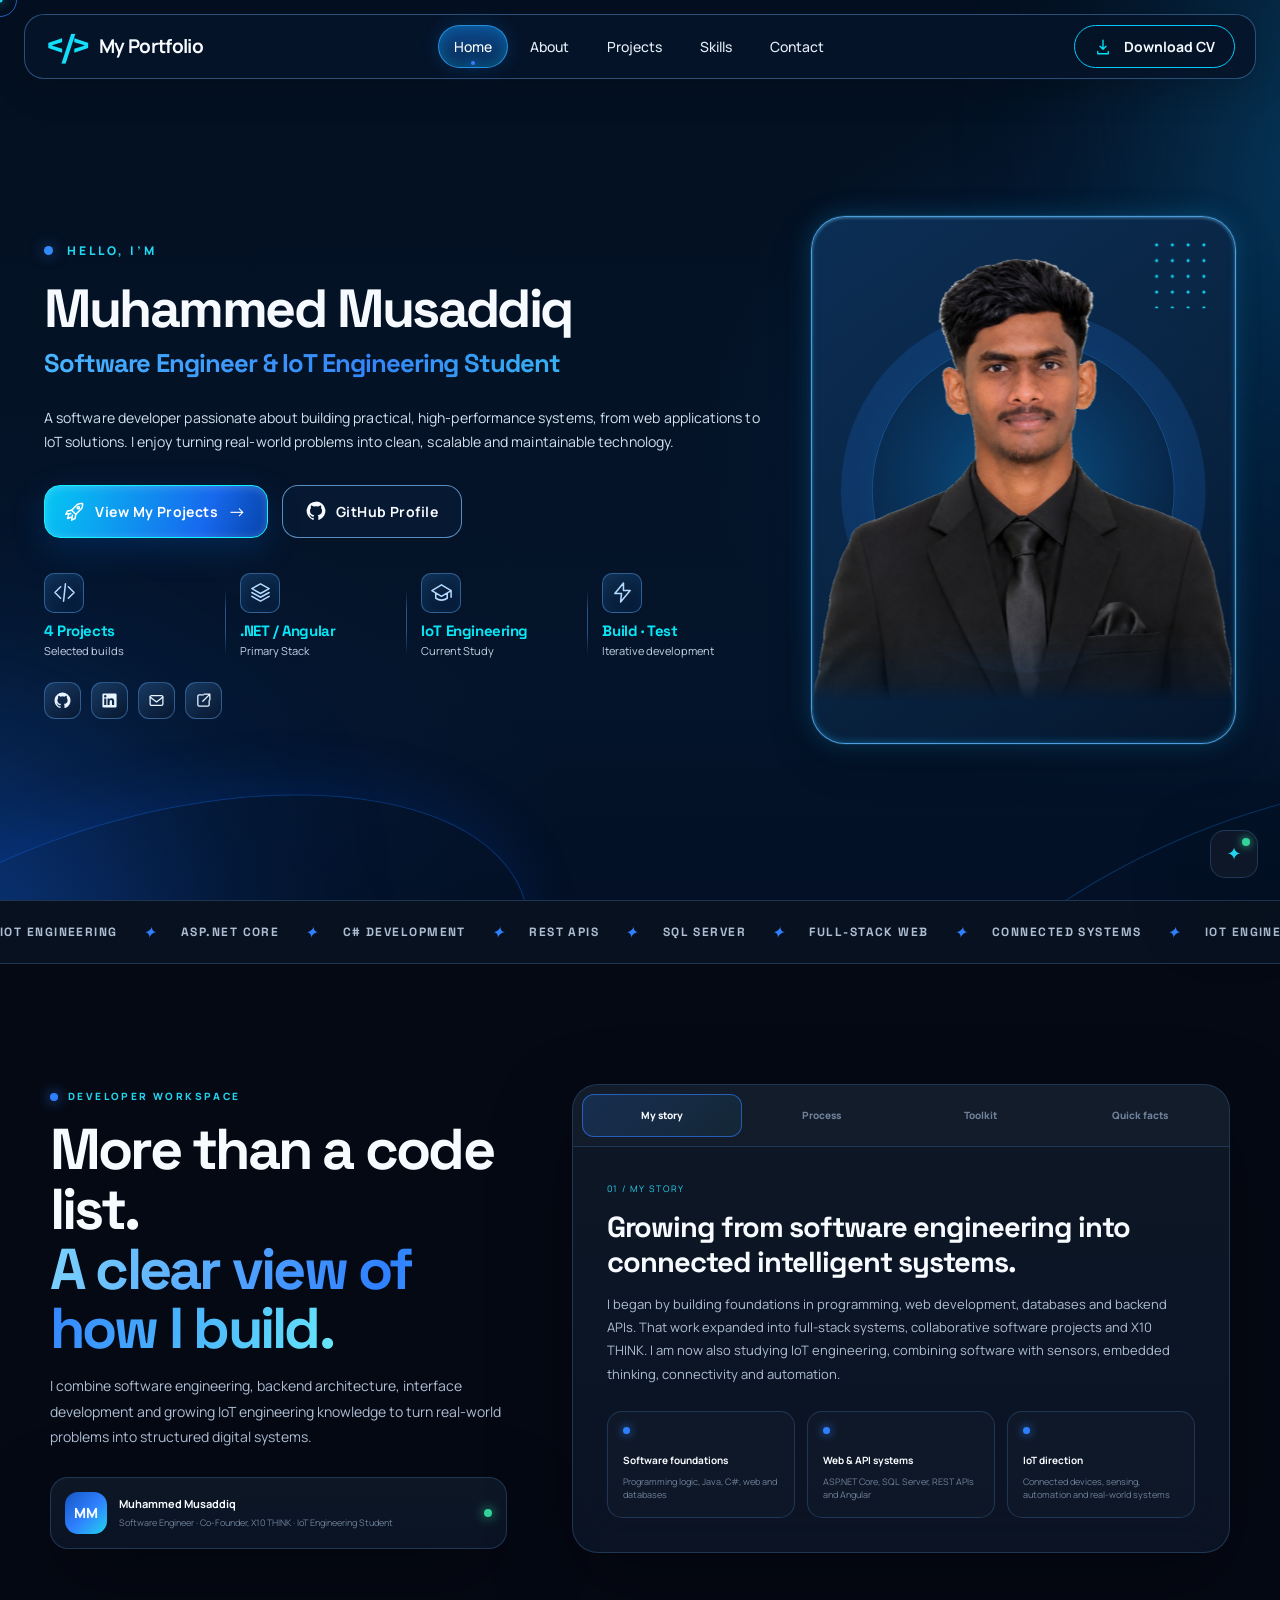
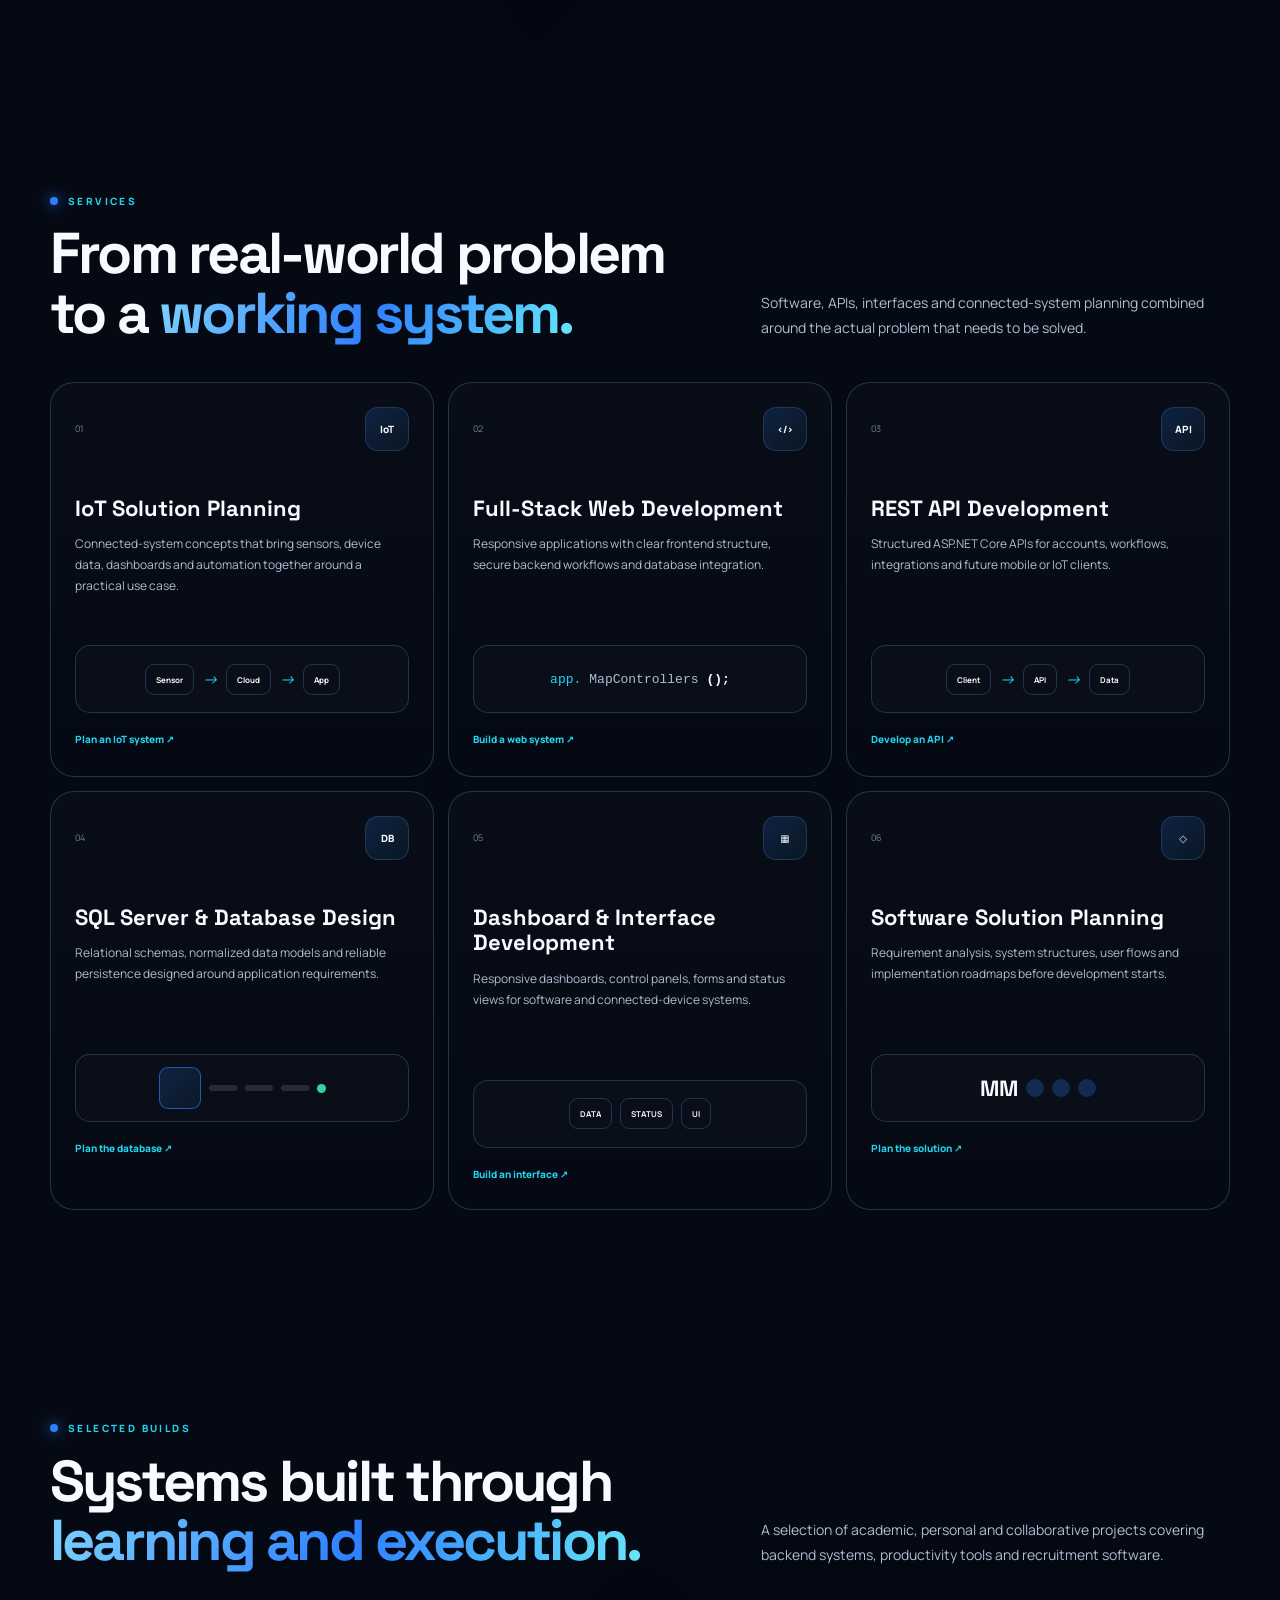
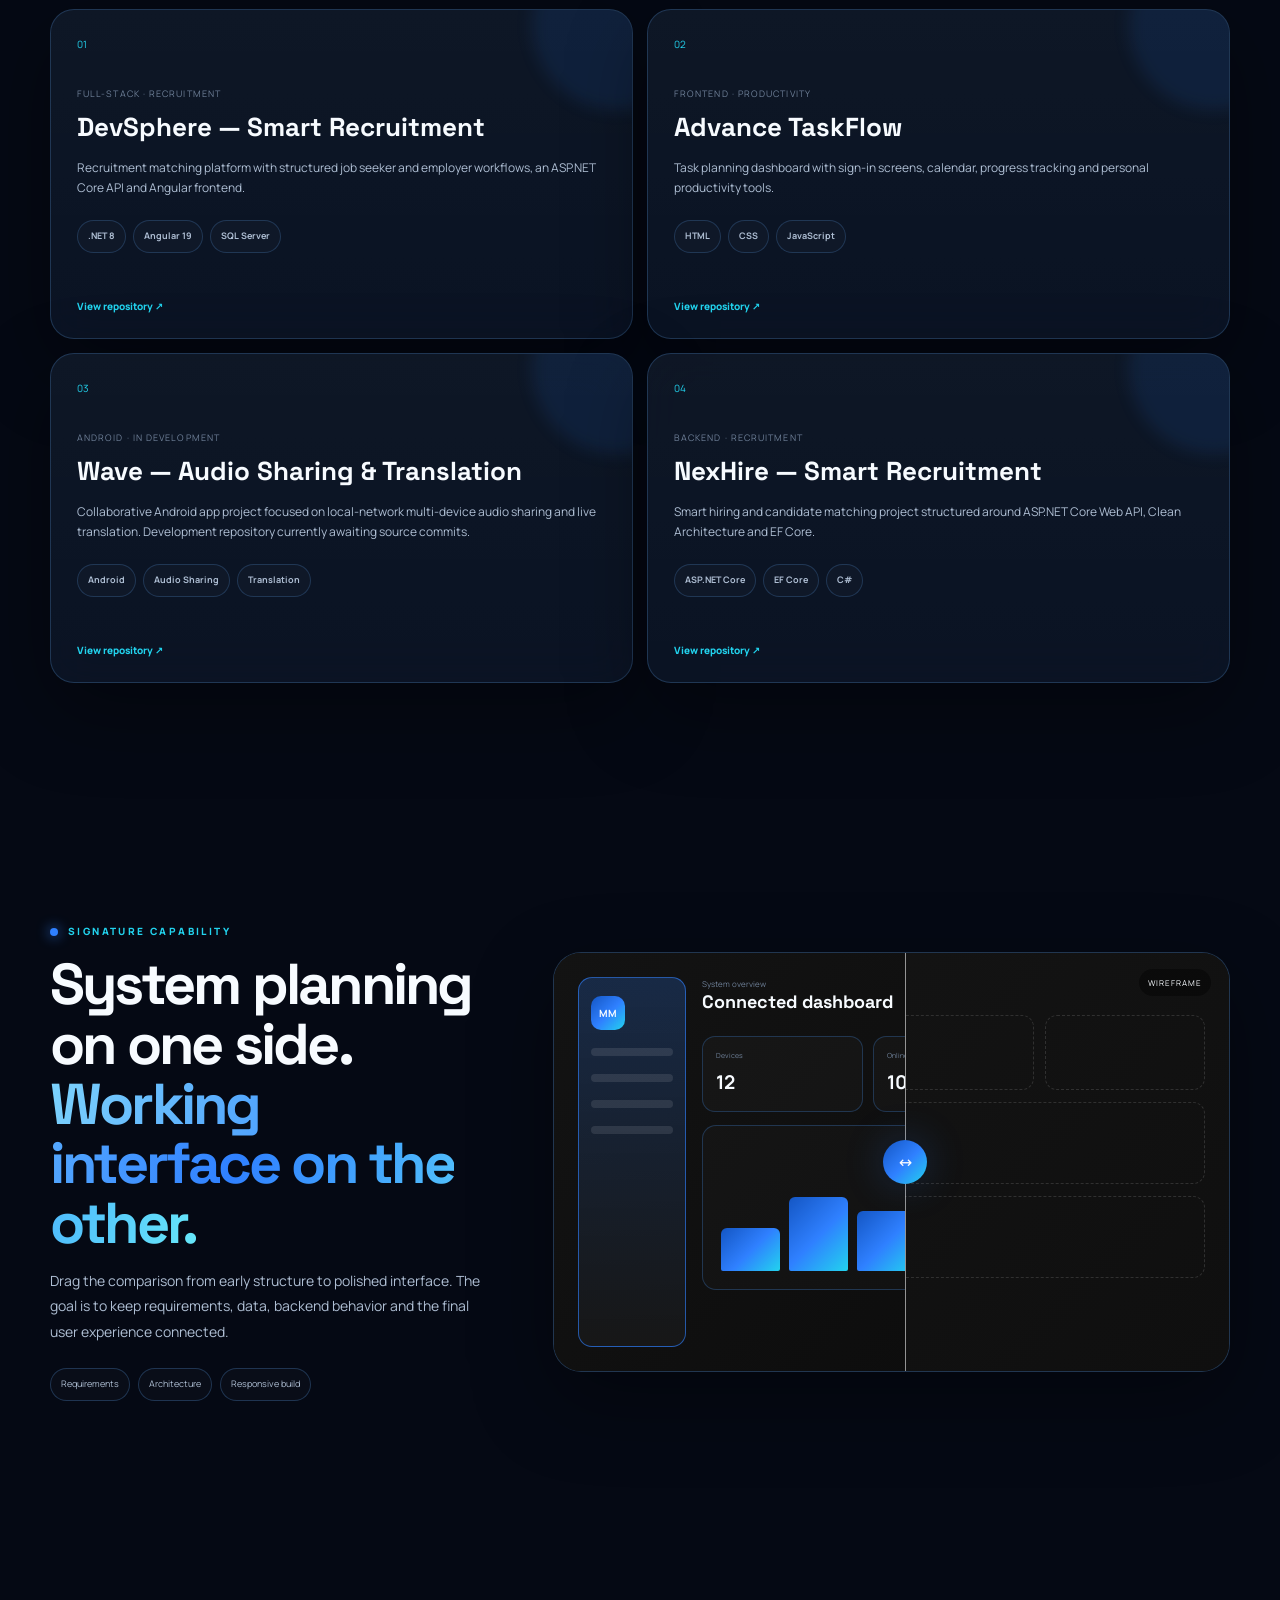
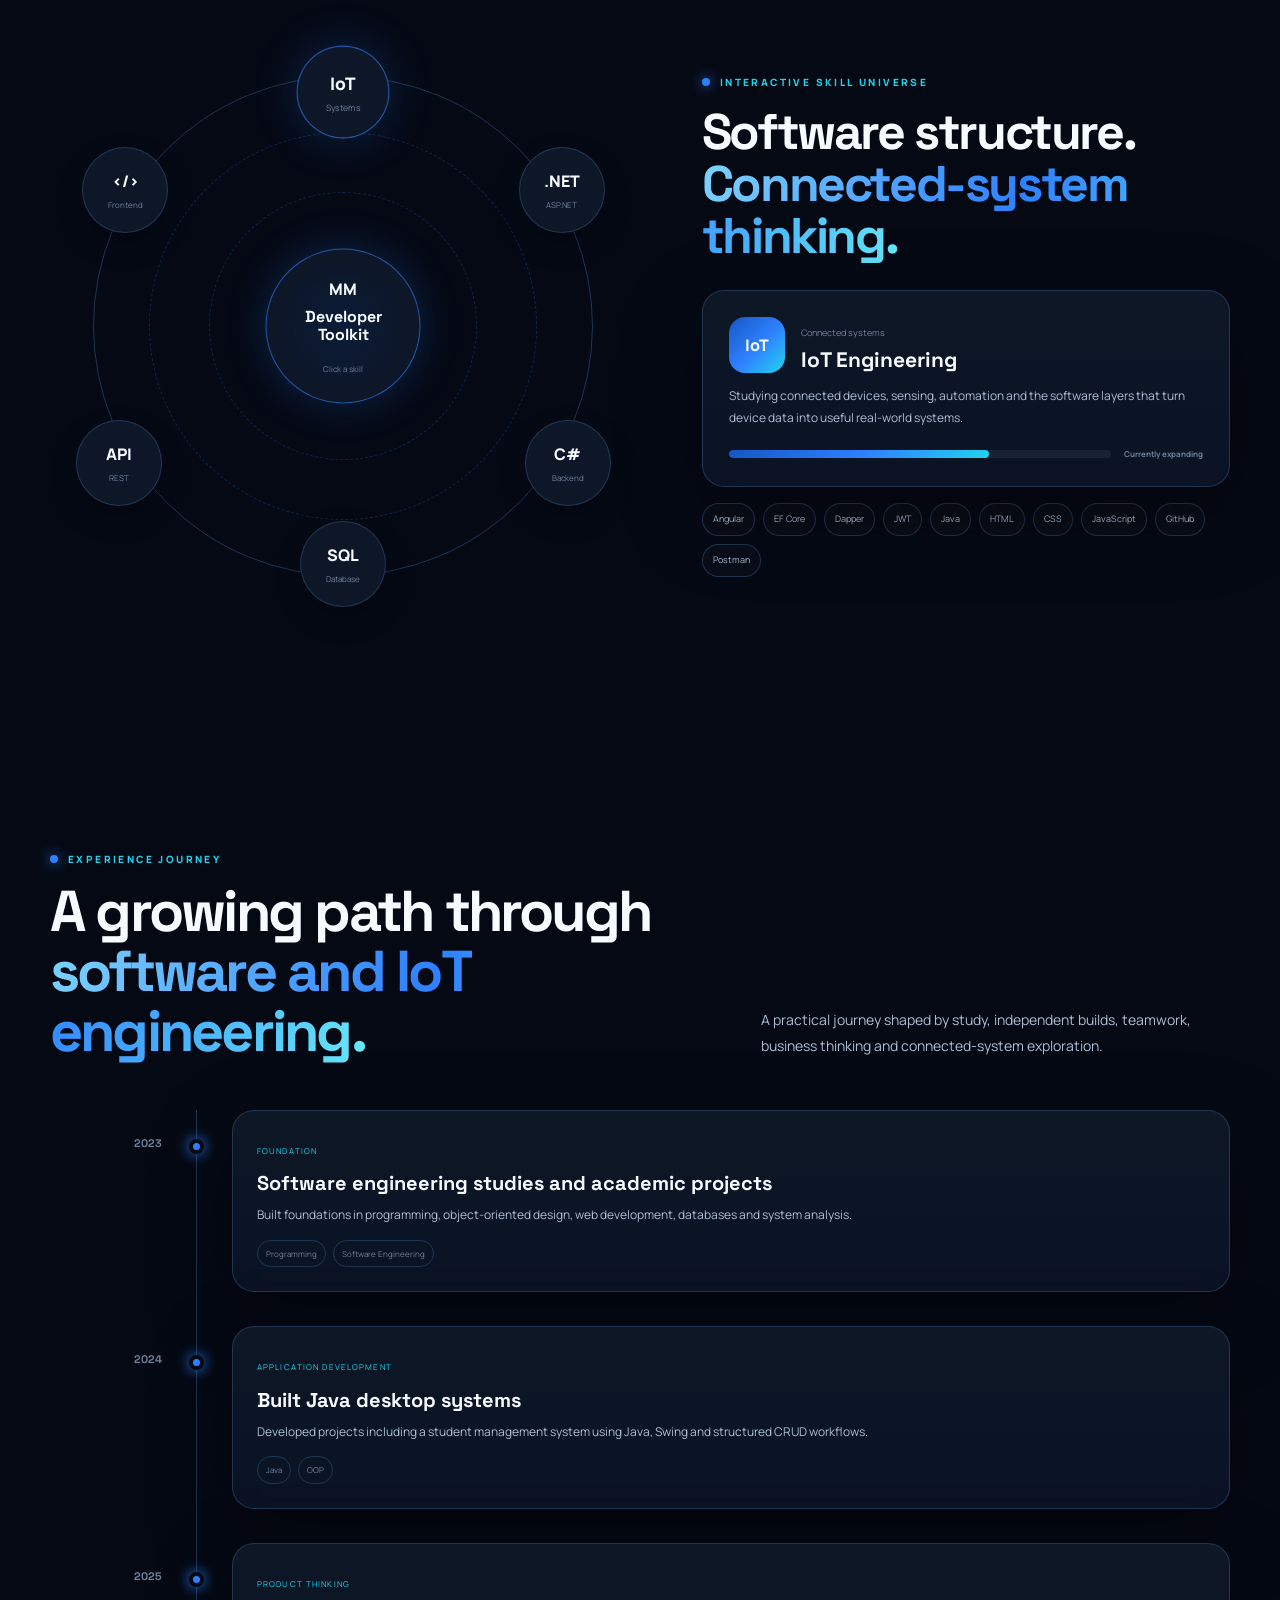
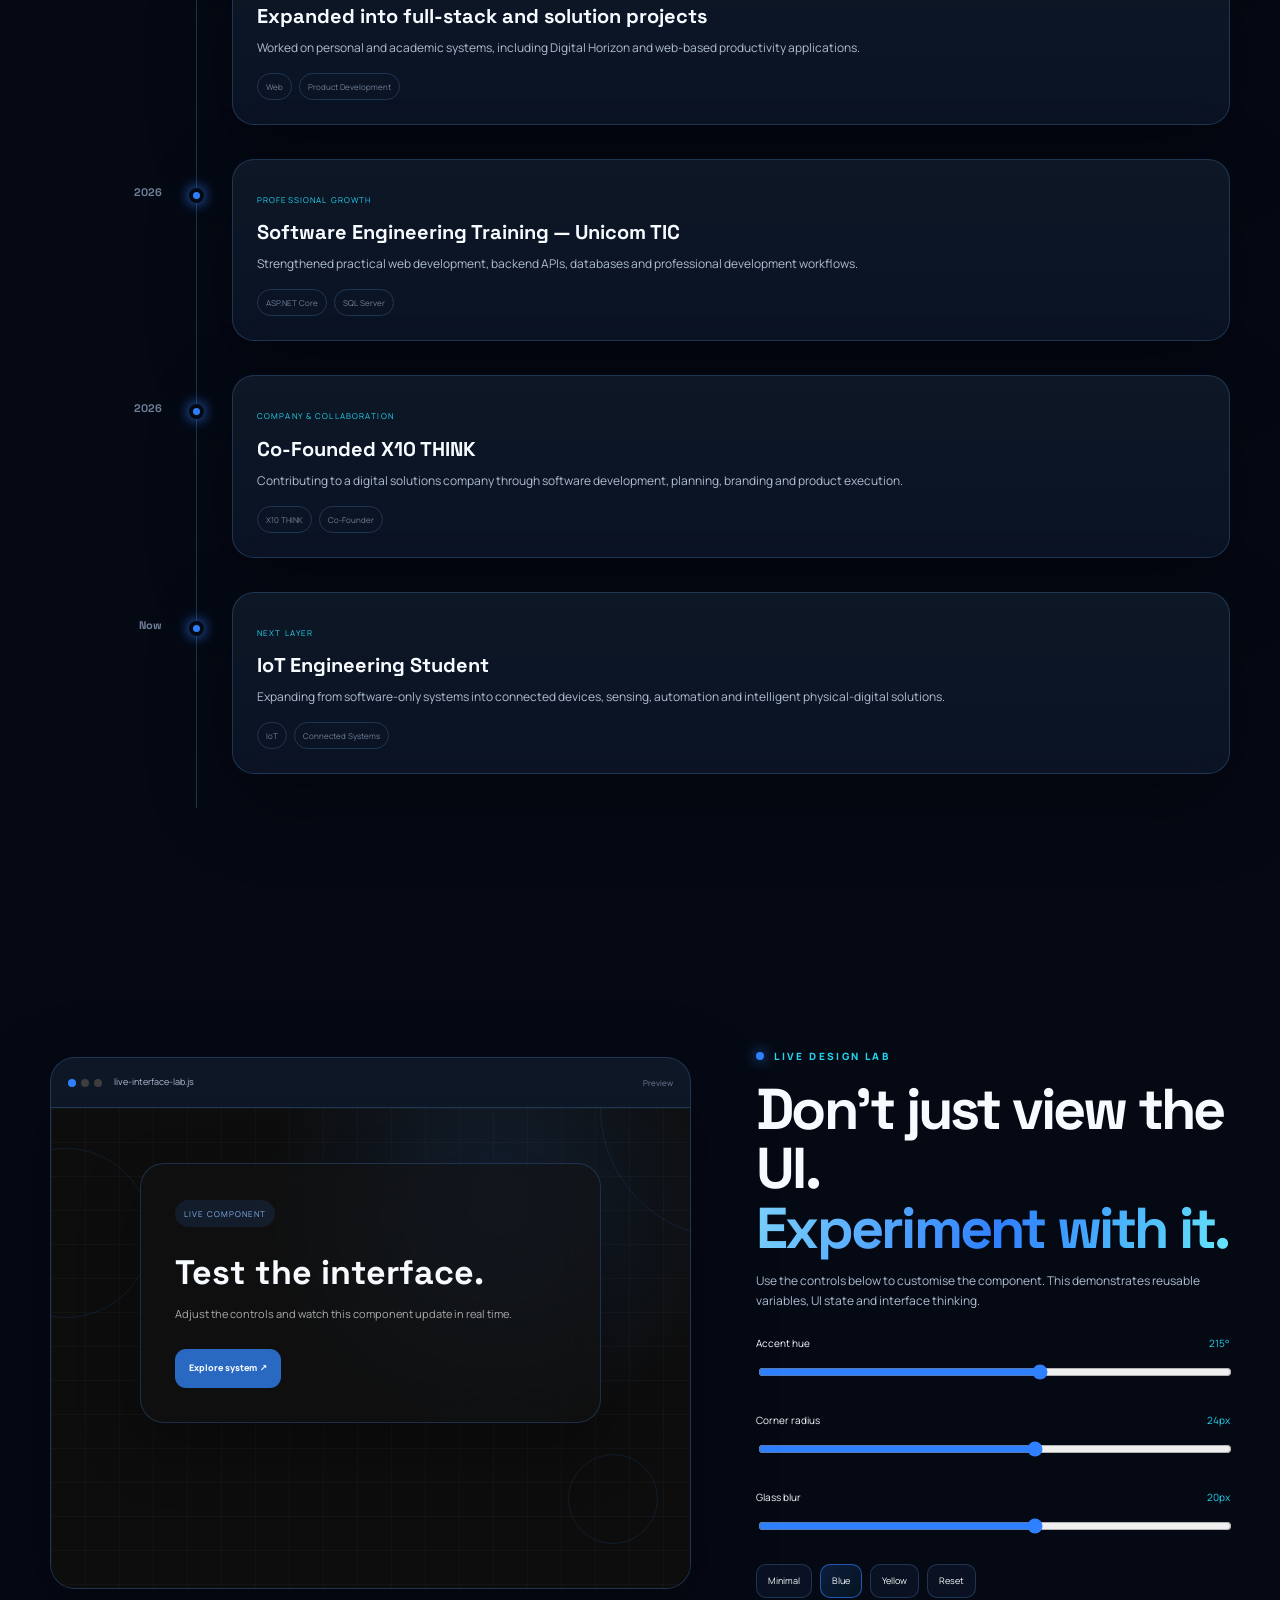
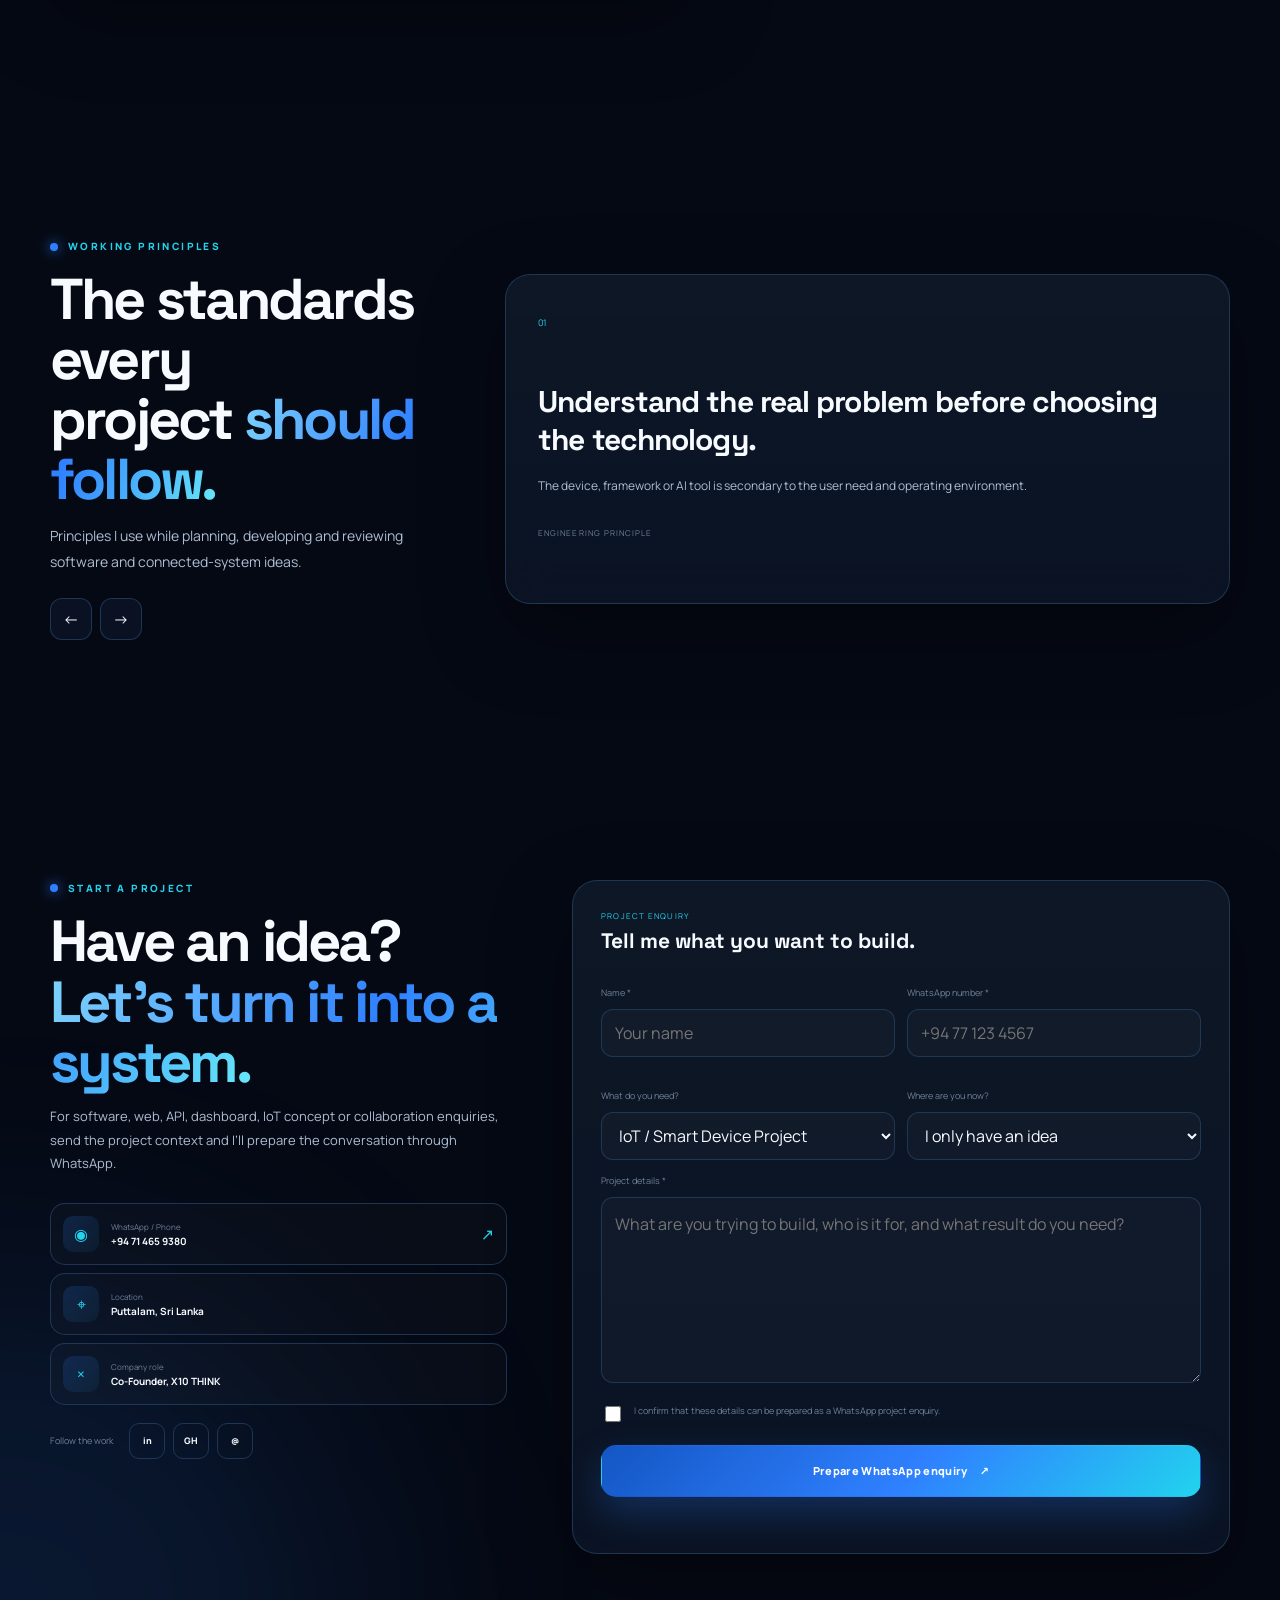
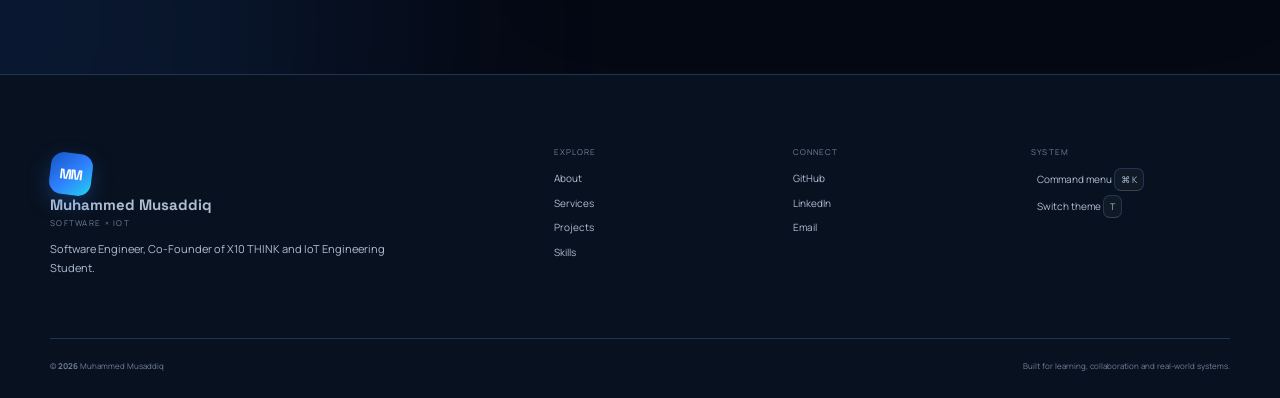
<file: index.html>
<!doctype html>
<html lang="en" data-theme="blue" class="no-js">
<head>
  <meta charset="utf-8" />
  <meta name="viewport" content="width=device-width,initial-scale=1" />
  <meta name="theme-color" content="#050914" />
  <meta name="description" content="Muhammed Musaddiq — Software Engineer, Co-Founder of X10 THINK and IoT Engineering Student in Sri Lanka." />
  <meta name="keywords" content="Muhammed Musaddiq, Software Engineer, IoT Engineering Student, X10 THINK, ASP.NET Core, C#, SQL Server, IoT, Sri Lanka" />
  <meta property="og:title" content="Muhammed Musaddiq — Software Engineer & IoT Engineering Student" />
  <meta property="og:description" content="Software engineering, IoT systems, APIs, databases and practical digital products." />
  <meta property="og:image" content="assets/og-cover.webp" />
  <title>Muhammed Musaddiq — Portfolio</title>
  <link rel="icon" href="favicon.svg" type="image/svg+xml" />
  <link rel="manifest" href="manifest.webmanifest" />
  <link rel="preconnect" href="https://fonts.googleapis.com" />
  <link rel="preconnect" href="https://fonts.gstatic.com" crossorigin />
  <link href="https://fonts.googleapis.com/css2?family=Manrope:wght@400;500;600;700;800&family=Space+Grotesk:wght@500;600;700&display=swap" rel="stylesheet" />
  <link rel="stylesheet" href="style.css?v=portrait-reference-fit-3" />
  <script>document.documentElement.classList.remove('no-js');document.documentElement.classList.add('js');</script>
  <script type="application/ld+json">{"@context":"https://schema.org","@type":"Person","name":"Muhammed Musaddiq","jobTitle":"Software Engineer and IoT Engineering Student","description":"Software Engineer, Co-Founder of X10 THINK and IoT Engineering Student in Sri Lanka.","affiliation":{"@type":"Organization","name":"X10 THINK"},"sameAs":["https://github.com/mhdmusaddiq","https://www.linkedin.com/in/muhammad-musaddiq-111232400"]}</script>
</head>
<body>
  <noscript><div class="noscript-banner">JavaScript is disabled. Core portfolio content is still available, but themes and interactive controls require JavaScript.</div></noscript>

  <div class="preloader" id="preloader" aria-hidden="true">
    <div class="loader-ambient loader-ambient-a"></div>
    <div class="loader-ambient loader-ambient-b"></div>
    <div class="signature-loader">
      <div class="signature-name">MuhammedMusaddiq</div>
      <p>Designing. Developing. Connecting.</p>
      <div class="loader-wave"><i></i><i></i><i></i><i></i><i></i><i></i><i></i></div>
      <div class="loader-status"><span>Loading Muhammed Musaddiq’s portfolio</span><b id="loaderPercent">0%</b></div>
    </div>
  </div>

  <a class="skip-link" href="#main">Skip to content</a>
  <div class="cursor-dot"></div><div class="cursor-ring"></div>

  <header class="site-header" id="siteHeader">
  <nav class="navbar shell" aria-label="Primary navigation">
    <a class="brand magnetic" href="#home" aria-label="Muhammed Musaddiq portfolio home"><span class="brand-mark" aria-hidden="true">&lt;/&gt;</span><span class="brand-copy"><strong>My Portfolio</strong></span></a>
    <button class="menu-toggle" id="menuToggle" aria-label="Open navigation" aria-controls="navLinks" aria-expanded="false"><i></i><i></i></button>
    <div class="nav-links" id="navLinks">
      <a class="nav-link active" href="#home">Home</a>
      <a class="nav-link" href="#about">About</a>
      <a class="nav-link" href="#projects">Projects</a>
      <a class="nav-link" href="#skills">Skills</a>
      <a class="nav-link" href="#contact">Contact</a>
    </div>
    <div class="nav-actions">
      <div class="hero-hidden-controls" aria-hidden="true"><button class="shortcut-button" id="commandButton" tabindex="-1" aria-label="Open command palette">⌘ K</button><div class="theme-switcher"><button class="icon-button" id="themeButton" tabindex="-1" aria-label="Choose color theme" aria-controls="themeMenu" aria-expanded="false"><span class="theme-orb"></span></button><div class="theme-menu glass-panel" id="themeMenu" hidden><p>Interface theme</p><button data-set-theme="blue"><i class="swatch swatch-blue"></i><span><strong>Electric Blue</strong><small>Midnight + electric blue</small></span><b>✓</b></button><button data-set-theme="yellow"><i class="swatch swatch-yellow"></i><span><strong>Solar Yellow</strong><small>Obsidian + warm yellow</small></span><b>✓</b></button></div></div></div>
      <a class="nav-cv" data-cv-link href="assets/Muhammed_Musaddiq_CV.pdf" download><svg width="23" height="23" viewBox="0 0 24 24" fill="none" stroke="currentColor" stroke-width="1.8" stroke-linecap="round" stroke-linejoin="round" aria-hidden="true"><path d="M12 3v12m-4-4 4 4 4-4"/><path d="M5 18v3h14v-3"/></svg><span>Download CV</span></a>
    </div>
  </nav>
</header>

  <main id="main">
    <section class="hero section hero-reference" id="home">
    <div class="hero-ambient ambient-a"></div><div class="hero-ambient ambient-b"></div><div class="hero-grid-bg"></div>
    <div class="shell hero-layout">
      <div class="hero-copy reveal">
        <p class="eyebrow">Hello, I’m</p>
        <h1>Muhammed Musaddiq</h1>
        <p class="hero-role">Software Engineer &amp; IoT Engineering Student</p>
        <p class="hero-description">A software developer passionate about building practical, high-performance systems, from web applications to IoT solutions. I enjoy turning real-world problems into clean, scalable and maintainable technology.</p>
        <div class="hero-actions">
          <a class="button button-primary magnetic" href="#projects"><svg width="27" height="27" viewBox="0 0 24 24" fill="none" stroke="currentColor" stroke-width="1.8" stroke-linecap="round" stroke-linejoin="round" aria-hidden="true"><path d="M4.5 16.5 3 21l4.5-1.5M15 4c3-1.5 6-1 6-1s.5 3-1 6l-7 7-5-5 7-7z"/><path d="m8 11-5 1-2 4 6-1M13 16l-1 5-4 2 1-6"/><circle cx="16" cy="8" r="1.4"/></svg><span>View My Projects</span><span class="action-arrow" aria-hidden="true">→</span></a>
          <a class="button button-outline magnetic" href="https://github.com/mhdmusaddiq" target="_blank" rel="noopener noreferrer"><svg width="20" height="20" viewBox="0 0 24 24" fill="currentColor" aria-hidden="true"><path d="M12 .75a11.25 11.25 0 0 0-3.556 21.924c.564.105.771-.245.771-.544v-1.922c-3.136.682-3.798-1.511-3.798-1.511-.513-1.305-1.252-1.654-1.252-1.654-1.024-.7.078-.686.078-.686 1.132.08 1.728 1.164 1.728 1.164 1.006 1.725 2.64 1.227 3.285.939.102-.728.393-1.227.715-1.51-2.504-.285-5.137-1.253-5.137-5.568 0-1.23.44-2.235 1.163-3.023-.118-.284-.505-1.431.111-2.981 0 0 .948-.303 3.096 1.155a10.79 10.79 0 0 1 5.634 0c2.148-1.458 3.094-1.155 3.094-1.155.618 1.55.231 2.697.114 2.98.724.79 1.162 1.795 1.162 3.024 0 4.326-2.638 5.279-5.15 5.56.403.349.761 1.04.761 2.096 0 1.514-.014 2.735-.014 3.107 0 .302.205.655.775.543A11.253 11.253 0 0 0 12 .75Z"/></svg><span>GitHub Profile</span></a>
        </div>
        <div class="hero-meta" aria-label="Developer highlights">
          <div><span class="stat-icon"><svg width="30" height="30" viewBox="0 0 24 24" fill="none" stroke="currentColor" stroke-width="1.6" stroke-linecap="round" stroke-linejoin="round" aria-hidden="true"><path d="m8 6-6 6 6 6m8-12 6 6-6 6m-3-15-2 18"/></svg></span><strong>4 Projects</strong><small>Selected builds</small></div>
          <div><span class="stat-icon"><svg width="30" height="30" viewBox="0 0 24 24" fill="none" stroke="currentColor" stroke-width="1.6" stroke-linecap="round" stroke-linejoin="round" aria-hidden="true"><path d="m12 3 9 5-9 5-9-5 9-5Zm-9 9 9 5 9-5M3 16l9 5 9-5"/></svg></span><strong>.NET / Angular</strong><small>Primary Stack</small></div>
          <div><span class="stat-icon"><svg width="30" height="30" viewBox="0 0 24 24" fill="none" stroke="currentColor" stroke-width="1.6" stroke-linecap="round" stroke-linejoin="round" aria-hidden="true"><path d="m2 10 10-6 10 6-10 6-10-6Zm4 3v5c3.5 2.3 8.5 2.3 12 0v-5M22 10v7"/></svg></span><strong>IoT Engineering</strong><small>Current Study</small></div>
          <div><span class="stat-icon"><svg width="30" height="30" viewBox="0 0 24 24" fill="none" stroke="currentColor" stroke-width="1.6" stroke-linecap="round" stroke-linejoin="round" aria-hidden="true"><path d="m13 2-9 11h7l-1 9 10-12h-7V2Z"/></svg></span><strong>Build · Test</strong><small>Iterative development</small></div>
        </div>
        <div class="hero-socials" aria-label="Professional profiles and contact">
          <a href="https://github.com/mhdmusaddiq" aria-label="GitHub profile" target="_blank" rel="noopener noreferrer"><svg class="social-fill" viewBox="0 0 24 24" aria-hidden="true"><path d="M12 .75a11.25 11.25 0 0 0-3.556 21.924c.564.105.771-.245.771-.544 0-.268-.01-.979-.015-1.922-3.136.682-3.798-1.511-3.798-1.511-.513-1.305-1.252-1.654-1.252-1.654-1.024-.7.078-.686.078-.686 1.132.08 1.728 1.164 1.728 1.164 1.006 1.725 2.64 1.227 3.285.939.102-.728.393-1.227.715-1.51-2.504-.285-5.137-1.253-5.137-5.568 0-1.23.44-2.235 1.163-3.023-.118-.284-.505-1.431.111-2.981 0 0 .948-.303 3.096 1.155a10.79 10.79 0 0 1 5.634 0c2.148-1.458 3.094-1.155 3.094-1.155.618 1.55.231 2.697.114 2.98.724.79 1.162 1.795 1.162 3.024 0 4.326-2.638 5.279-5.15 5.56.403.349.761 1.04.761 2.096 0 1.514-.014 2.735-.014 3.107 0 .302.205.655.775.543A11.253 11.253 0 0 0 12 .75Z"/></svg></a>
          <a href="https://www.linkedin.com/in/muhammad-musaddiq-111232400" aria-label="LinkedIn profile" target="_blank" rel="noopener noreferrer"><svg class="social-fill" viewBox="0 0 24 24" aria-hidden="true"><path d="M20.5 2H3.5A1.5 1.5 0 0 0 2 3.5v17A1.5 1.5 0 0 0 3.5 22h17a1.5 1.5 0 0 0 1.5-1.5v-17A1.5 1.5 0 0 0 20.5 2ZM7.5 18.5h-3V9h3Zm-1.5-10.8a1.75 1.75 0 1 1 0-3.5 1.75 1.75 0 0 1 0 3.5Zm12.5 10.8h-3v-4.6c0-1.1 0-2.5-1.52-2.5-1.54 0-1.78 1.2-1.78 2.43v4.67h-3V9h2.88v1.3h.04c.4-.76 1.38-1.56 2.85-1.56 3.05 0 3.61 2.01 3.61 4.62Z"/></svg></a>
          <a href="mailto:mhd.musaddiq2007@gmail.com" aria-label="Send email"><svg viewBox="0 0 24 24" aria-hidden="true"><rect x="3" y="5" width="18" height="14" rx="2"/><path d="m3 7 9 7 9-7"/></svg></a>
          <a href="https://wa.me/94714659380" aria-label="Contact on WhatsApp" target="_blank" rel="noopener noreferrer"><svg viewBox="0 0 24 24" aria-hidden="true"><path d="M12 4H6a2 2 0 0 0-2 2v12a2 2 0 0 0 2 2h12a2 2 0 0 0 2-2v-6"/><path d="M13 3h8v8M21 3l-10 10"/></svg></a>
        </div>
      </div>
      <div class="hero-stage reveal delay-1" id="heroStage">
        <div class="hero-portrait-frame"><div class="hero-portrait-dots" aria-hidden="true"></div><img class="hero-portrait-photo" src="assets/musaddiq-portrait-reference-fit.png" alt="Portrait of Muhammed Musaddiq wearing a black suit" width="1077" height="1127" fetchpriority="high" decoding="async"></div>
      </div>
    </div>
  </section>

    <section class="ticker" aria-label="Capabilities"><div class="ticker-track">
      <span>IoT Engineering</span><i>✦</i><span>ASP.NET Core</span><i>✦</i><span>C# Development</span><i>✦</i><span>REST APIs</span><i>✦</i><span>SQL Server</span><i>✦</i><span>Full-Stack Web</span><i>✦</i><span>Connected Systems</span><i>✦</i>
      <span>IoT Engineering</span><i>✦</i><span>ASP.NET Core</span><i>✦</i><span>C# Development</span><i>✦</i><span>REST APIs</span><i>✦</i><span>SQL Server</span><i>✦</i><span>Full-Stack Web</span><i>✦</i><span>Connected Systems</span><i>✦</i>
    </div></section>

    <section class="section workspace-section" id="about">
      <div class="shell workspace-layout">
        <div class="section-heading reveal">
          <p class="section-label"><span></span>Developer workspace</p>
          <h2>More than a code list.<br><em>A clear view of how I build.</em></h2>
          <p>I combine software engineering, backend architecture, interface development and growing IoT engineering knowledge to turn real-world problems into structured digital systems.</p>
          <div class="profile-mini glass-panel"><div class="profile-avatar">MM</div><div><strong>Muhammed Musaddiq</strong><span>Software Engineer · Co-Founder, X10 THINK · IoT Engineering Student</span></div><i></i></div>
        </div>

        <div class="workspace-window glass-panel reveal delay-1">
          <div class="workspace-tabs" role="tablist" aria-label="About Muhammed Musaddiq">
            <button class="active" data-workspace-tab="story" role="tab" aria-selected="true">My story</button>
            <button data-workspace-tab="process" role="tab" aria-selected="false">Process</button>
            <button data-workspace-tab="tools" role="tab" aria-selected="false">Toolkit</button>
            <button data-workspace-tab="facts" role="tab" aria-selected="false">Quick facts</button>
          </div>
          <div class="workspace-content active" data-workspace-panel="story">
            <p class="workspace-kicker">01 / My story</p>
            <h3>Growing from software engineering into connected intelligent systems.</h3>
            <p>I began by building foundations in programming, web development, databases and backend APIs. That work expanded into full-stack systems, collaborative software projects and X10 THINK. I am now also studying IoT engineering, combining software with sensors, embedded thinking, connectivity and automation.</p>
            <div class="story-timeline"><span><i></i><b>Software foundations</b><small>Programming logic, Java, C#, web and databases</small></span><span><i></i><b>Web & API systems</b><small>ASP.NET Core, SQL Server, REST APIs and Angular</small></span><span><i></i><b>IoT direction</b><small>Connected devices, sensing, automation and real-world systems</small></span></div>
          </div>
          <div class="workspace-content" data-workspace-panel="process">
            <p class="workspace-kicker">02 / Process</p><h3>A structured workflow from problem to working system.</h3>
            <div class="process-grid"><article><span>01</span><strong>Understand</strong><p>Clarify users, environment, constraints and expected outcomes.</p></article><article><span>02</span><strong>Structure</strong><p>Plan architecture, database, APIs, device flow and interfaces.</p></article><article><span>03</span><strong>Build</strong><p>Develop software modules, integrations and responsive experiences.</p></article><article><span>04</span><strong>Validate</strong><p>Test behavior, errors, security, usability and system reliability.</p></article></div>
          </div>
          <div class="workspace-content" data-workspace-panel="tools">
            <p class="workspace-kicker">03 / Toolkit</p><h3>Tools selected for reliable execution.</h3>
            <div class="tool-cloud"><span>C#</span><span>ASP.NET Core</span><span>Angular</span><span>JavaScript</span><span>Java</span><span>SQL Server</span><span>Entity Framework Core</span><span>Dapper</span><span>REST API</span><span>GitHub</span><span>Visual Studio</span><span>VS Code</span><span>Postman</span><span>Figma</span><span>IoT Fundamentals</span></div>
          </div>
          <div class="workspace-content" data-workspace-panel="facts">
            <p class="workspace-kicker">04 / Quick facts</p><h3>Progress built through projects, collaboration and continuous learning.</h3>
            <div class="fact-grid"><article><small>Current direction</small><strong>IoT Engineering</strong></article><article><small>Company role</small><strong>Co-Founder, X10 THINK</strong></article><article><small>Backend focus</small><strong>.NET + SQL</strong></article><article><small>Project style</small><strong>Real-world systems</strong></article></div>
          </div>
        </div>
      </div>
    </section>

    <section class="section services-section" id="services">
      <div class="shell">
        <div class="section-top reveal"><div><p class="section-label"><span></span>Services</p><h2>From real-world problem<br>to a <em>working system.</em></h2></div><p class="section-intro-text">Software, APIs, interfaces and connected-system planning combined around the actual problem that needs to be solved.</p></div>
        <div class="services-grid">
          <article class="service-card reveal"><div class="service-head"><span>01</span><i>IoT</i></div><h3>IoT Solution Planning</h3><p>Connected-system concepts that bring sensors, device data, dashboards and automation together around a practical use case.</p><div class="service-demo demo-flow"><b>Sensor</b><i>→</i><b>Cloud</b><i>→</i><b>App</b></div><a href="#contact">Plan an IoT system ↗</a></article>
          <article class="service-card reveal delay-1"><div class="service-head"><span>02</span><i>&lt;/&gt;</i></div><h3>Full-Stack Web Development</h3><p>Responsive applications with clear frontend structure, secure backend workflows and database integration.</p><div class="service-demo demo-code"><span>app.</span>MapControllers<b>();</b></div><a href="#contact">Build a web system ↗</a></article>
          <article class="service-card reveal delay-2"><div class="service-head"><span>03</span><i>API</i></div><h3>REST API Development</h3><p>Structured ASP.NET Core APIs for accounts, workflows, integrations and future mobile or IoT clients.</p><div class="service-demo demo-flow"><b>Client</b><i>→</i><b>API</b><i>→</i><b>Data</b></div><a href="#contact">Develop an API ↗</a></article>
          <article class="service-card reveal"><div class="service-head"><span>04</span><i>DB</i></div><h3>SQL Server & Database Design</h3><p>Relational schemas, normalized data models and reliable persistence designed around application requirements.</p><div class="service-demo demo-ui"><span></span><i></i><i></i><i></i><b></b></div><a href="#contact">Plan the database ↗</a></article>
          <article class="service-card reveal delay-1"><div class="service-head"><span>05</span><i>▦</i></div><h3>Dashboard & Interface Development</h3><p>Responsive dashboards, control panels, forms and status views for software and connected-device systems.</p><div class="service-demo demo-campaign"><b>DATA</b><b>STATUS</b><b>UI</b></div><a href="#contact">Build an interface ↗</a></article>
          <article class="service-card reveal delay-2"><div class="service-head"><span>06</span><i>◇</i></div><h3>Software Solution Planning</h3><p>Requirement analysis, system structures, user flows and implementation roadmaps before development starts.</p><div class="service-demo demo-brand"><b>MM</b><span></span><span></span><span></span></div><a href="#contact">Plan the solution ↗</a></article>
        </div>
      </div>
    </section>

    <section class="section projects-section" id="projects">
      <div class="shell">
        <div class="section-top reveal"><div><p class="section-label"><span></span>Selected builds</p><h2>Systems built through<br><em>learning and execution.</em></h2></div><p class="section-intro-text">A selection of academic, personal and collaborative projects covering backend systems, productivity tools and recruitment software.</p></div>
        <div class="project-grid">
          <article class="project-card glass-panel reveal"><div class="project-number">01</div><p>Full-Stack · Recruitment</p><h3>DevSphere — Smart Recruitment</h3><span>Recruitment matching platform with structured job seeker and employer workflows, an ASP.NET Core API and Angular frontend.</span><div class="project-tags"><b>.NET 8</b><b>Angular 19</b><b>SQL Server</b></div><a href="https://github.com/mhdmusaddiq/DevSphere-Smart-Recruitment-Matching-Platform" target="_blank" rel="noopener noreferrer">View repository ↗</a></article>
          <article class="project-card glass-panel reveal delay-1"><div class="project-number">02</div><p>Frontend · Productivity</p><h3>Advance TaskFlow</h3><span>Task planning dashboard with sign-in screens, calendar, progress tracking and personal productivity tools.</span><div class="project-tags"><b>HTML</b><b>CSS</b><b>JavaScript</b></div><a href="https://github.com/mhdmusaddiq/Advance_task_flow" target="_blank" rel="noopener noreferrer">View repository ↗</a></article>
          <article class="project-card glass-panel reveal delay-2"><div class="project-number">03</div><p>Android · In Development</p><h3>Wave — Audio Sharing & Translation</h3><span>Collaborative Android app project focused on local-network multi-device audio sharing and live translation. Development repository currently awaiting source commits.</span><div class="project-tags"><b>Android</b><b>Audio Sharing</b><b>Translation</b></div><a href="https://github.com/X10THINK/Wave-Real-Time-Translation-Multi-Device-Audio-Sharing" target="_blank" rel="noopener noreferrer">View repository ↗</a></article>
          <article class="project-card glass-panel reveal delay-1"><div class="project-number">04</div><p>Backend · Recruitment</p><h3>NexHire — Smart Recruitment</h3><span>Smart hiring and candidate matching project structured around ASP.NET Core Web API, Clean Architecture and EF Core.</span><div class="project-tags"><b>ASP.NET Core</b><b>EF Core</b><b>C#</b></div><a href="https://github.com/Kogulanathan69/SmartRecruitmentMatching-2026-" target="_blank" rel="noopener noreferrer">View repository ↗</a></article>
        </div>
      </div>
    </section>

    <section class="section design-code-section">
      <div class="shell design-code-layout">
        <div class="section-heading reveal"><p class="section-label"><span></span>Signature capability</p><h2>System planning on one side.<br><em>Working interface on the other.</em></h2><p>Drag the comparison from early structure to polished interface. The goal is to keep requirements, data, backend behavior and the final user experience connected.</p><div class="stage-pills"><span>Requirements</span><span>Architecture</span><span>Responsive build</span></div></div>
        <div class="compare-wrap reveal delay-1" id="compareWrap">
          <div class="compare-frame compare-before"><div class="wire-sidebar"></div><div class="wire-main"><i></i><section><b></b><b></b><b></b></section><article></article><article></article></div><span>Wireframe</span></div>
          <div class="compare-frame compare-after" id="compareAfter"><div class="final-sidebar"><strong>MM</strong><i></i><i></i><i></i><i></i></div><div class="final-main"><header><div><small>System overview</small><strong>Connected dashboard</strong></div><b></b></header><section><article><small>Devices</small><strong>12</strong></article><article><small>Online</small><strong>10</strong></article><article><small>Health</small><strong>94%</strong></article></section><div class="final-chart"><i></i><i></i><i></i><i></i><i></i><i></i><i></i></div></div><span>Final UI</span></div>
          <input id="compareRange" type="range" min="8" max="92" value="52" aria-label="Compare wireframe and final design"><div class="compare-handle" id="compareHandle"><i>↔</i></div>
        </div>
      </div>
    </section>

    <section class="section skills-section" id="skills">
      <div class="shell skills-layout">
        <div class="skills-universe reveal" id="skillsUniverse">
          <div class="universe-rings"><i></i><i></i><i></i></div>
          <button class="skill-node node-1 active" data-skill="iot"><span>IoT</span><small>Systems</small></button>
          <button class="skill-node node-2" data-skill="dotnet"><span>.NET</span><small>ASP.NET</small></button>
          <button class="skill-node node-3" data-skill="csharp"><span>C#</span><small>Backend</small></button>
          <button class="skill-node node-4" data-skill="sql"><span>SQL</span><small>Database</small></button>
          <button class="skill-node node-5" data-skill="api"><span>API</span><small>REST</small></button>
          <button class="skill-node node-6" data-skill="frontend"><span>&lt;/&gt;</span><small>Frontend</small></button>
          <div class="universe-core"><span>MM</span><strong>Developer<br>Toolkit</strong><small>Click a skill</small></div>
        </div>
        <div class="skill-details reveal delay-1">
          <p class="section-label"><span></span>Interactive skill universe</p><h2>Software structure.<br><em>Connected-system thinking.</em></h2>
          <div class="skill-detail-card glass-panel" id="skillDetailCard"><div class="skill-detail-head"><span id="skillIcon">IoT</span><div><small id="skillCategory">Connected systems</small><h3 id="skillName">IoT Engineering</h3></div></div><p id="skillDescription">Studying connected devices, sensing, automation and the software layers that turn device data into useful real-world systems.</p><div class="skill-meter"><i><span id="skillMeter" style="width:68%"></span></i><strong id="skillLevel">Currently expanding</strong></div></div>
          <div class="skill-stack"><span>Angular</span><span>EF Core</span><span>Dapper</span><span>JWT</span><span>Java</span><span>HTML</span><span>CSS</span><span>JavaScript</span><span>GitHub</span><span>Postman</span></div>
        </div>
      </div>
    </section>

    <section class="section journey-section" id="journey">
      <div class="shell">
        <div class="section-top reveal"><div><p class="section-label"><span></span>Experience journey</p><h2>A growing path through<br><em>software and IoT engineering.</em></h2></div><p class="section-intro-text">A practical journey shaped by study, independent builds, teamwork, business thinking and connected-system exploration.</p></div>
        <div class="journey-line" id="journeyLine"><span class="journey-progress" id="journeyProgress"></span>
          <article class="journey-item reveal"><div class="journey-year">2023</div><span class="journey-dot"></span><div class="journey-card glass-panel"><small>Foundation</small><h3>Software engineering studies and academic projects</h3><p>Built foundations in programming, object-oriented design, web development, databases and system analysis.</p><div><span>Programming</span><span>Software Engineering</span></div></div></article>
          <article class="journey-item reveal"><div class="journey-year">2024</div><span class="journey-dot"></span><div class="journey-card glass-panel"><small>Application development</small><h3>Built Java desktop systems</h3><p>Developed projects including a student management system using Java, Swing and structured CRUD workflows.</p><div><span>Java</span><span>OOP</span></div></div></article>
          <article class="journey-item reveal"><div class="journey-year">2025</div><span class="journey-dot"></span><div class="journey-card glass-panel"><small>Product thinking</small><h3>Expanded into full-stack and solution projects</h3><p>Worked on personal and academic systems, including Digital Horizon and web-based productivity applications.</p><div><span>Web</span><span>Product Development</span></div></div></article>
          <article class="journey-item reveal"><div class="journey-year">2026</div><span class="journey-dot"></span><div class="journey-card glass-panel"><small>Professional growth</small><h3>Software Engineering Training — Unicom TIC</h3><p>Strengthened practical web development, backend APIs, databases and professional development workflows.</p><div><span>ASP.NET Core</span><span>SQL Server</span></div></div></article>
          <article class="journey-item reveal"><div class="journey-year">2026</div><span class="journey-dot"></span><div class="journey-card glass-panel"><small>Company & collaboration</small><h3>Co-Founded X10 THINK</h3><p>Contributing to a digital solutions company through software development, planning, branding and product execution.</p><div><span>X10 THINK</span><span>Co-Founder</span></div></div></article>
          <article class="journey-item reveal"><div class="journey-year">Now</div><span class="journey-dot"></span><div class="journey-card glass-panel"><small>Next layer</small><h3>IoT Engineering Student</h3><p>Expanding from software-only systems into connected devices, sensing, automation and intelligent physical-digital solutions.</p><div><span>IoT</span><span>Connected Systems</span></div></div></article>
        </div>
      </div>
    </section>

    <section class="section lab-section" id="lab">
      <div class="shell lab-layout">
        <div class="lab-console glass-panel reveal"><div class="console-top"><div><i></i><i></i><i></i></div><span>live-interface-lab.js</span><small>Preview</small></div><div class="lab-preview" id="labPreview"><div class="lab-card"><span class="lab-badge">Live component</span><h3>Test the interface.</h3><p>Adjust the controls and watch this component update in real time.</p><button>Explore system ↗</button></div><div class="lab-decoration"><i></i><i></i><i></i></div></div></div>
        <div class="lab-controls reveal delay-1"><p class="section-label"><span></span>Live design lab</p><h2>Don’t just view the UI.<br><em>Experiment with it.</em></h2><p>Use the controls below to customise the component. This demonstrates reusable variables, UI state and interface thinking.</p><div class="control-group"><label for="accentRange"><span>Accent hue</span><output id="accentOutput">215°</output></label><input id="accentRange" max="360" min="0" type="range" value="215"></div><div class="control-group"><label for="radiusRange"><span>Corner radius</span><output id="radiusOutput">24px</output></label><input id="radiusRange" max="38" min="4" type="range" value="24"></div><div class="control-group"><label for="blurRange"><span>Glass blur</span><output id="blurOutput">20px</output></label><input id="blurRange" max="34" min="0" type="range" value="20"></div><div class="lab-presets"><button data-lab-preset="minimal">Minimal</button><button class="active" data-lab-preset="blue">Blue</button><button data-lab-preset="yellow">Yellow</button><button id="resetLab">Reset</button></div></div>
      </div>
    </section>

    <section class="section feedback-section">
      <div class="shell feedback-layout"><div class="section-heading reveal"><p class="section-label"><span></span>Working principles</p><h2>The standards every<br>project <em>should follow.</em></h2><p>Principles I use while planning, developing and reviewing software and connected-system ideas.</p><div class="feedback-controls"><button id="feedbackPrev" aria-label="Previous principle">←</button><button id="feedbackNext" aria-label="Next principle">→</button></div></div><div class="feedback-slider reveal delay-1" id="feedbackSlider"><article class="feedback-card glass-panel active"><span>01</span><blockquote>Understand the real problem before choosing the technology.</blockquote><p>The device, framework or AI tool is secondary to the user need and operating environment.</p><small>Engineering principle</small></article><article class="feedback-card glass-panel"><span>02</span><blockquote>Every module should have a clear reason to exist.</blockquote><p>Endpoints, database tables, sensors and screens must connect to a specific system requirement.</p><small>Product principle</small></article><article class="feedback-card glass-panel"><span>03</span><blockquote>Complex technology should still feel simple to use.</blockquote><p>Good engineering hides complexity behind clear interfaces, predictable flows and reliable behavior.</p><small>Design principle</small></article></div></div>
    </section>

    <section class="section contact-section" id="contact">
      <div class="contact-ambient"></div>
      <div class="shell contact-layout">
        <div class="contact-copy reveal"><p class="section-label"><span></span>Start a project</p><h2>Have an idea?<br><em>Let’s turn it into a system.</em></h2><p>For software, web, API, dashboard, IoT concept or collaboration enquiries, send the project context and I’ll prepare the conversation through WhatsApp.</p><div class="contact-routes"><a href="https://wa.me/94714659380" target="_blank" rel="noopener"><span>◉</span><div><small>WhatsApp / Phone</small><strong>+94 71 465 9380</strong></div><i>↗</i></a><div><span>⌖</span><div><small>Location</small><strong>Puttalam, Sri Lanka</strong></div></div><div><span>×</span><div><small>Company role</small><strong>Co-Founder, X10 THINK</strong></div></div></div><div class="social-row"><span>Follow the work</span><a href="https://www.linkedin.com/in/muhammad-musaddiq-111232400" target="_blank" rel="noopener" aria-label="LinkedIn">in</a><a href="https://github.com/mhdmusaddiq" target="_blank" rel="noopener" aria-label="GitHub">GH</a><a href="mailto:mhd.musaddiq2007@gmail.com" aria-label="Email">@</a></div></div>
        <form class="project-form glass-panel reveal delay-1" id="contactForm" novalidate><div class="form-step-head"><small>Project enquiry</small><strong>Tell me what you want to build.</strong></div><div class="form-grid two"><label><span>Name *</span><input name="name" autocomplete="name" minlength="2" placeholder="Your name" required></label><label><span>WhatsApp number *</span><input name="phone" autocomplete="tel" inputmode="tel" placeholder="+94 77 123 4567" required></label></div><div class="form-grid two"><label><span>What do you need?</span><select name="service"><option>IoT / Smart Device Project</option><option>Website or Web Application</option><option>Backend / REST API</option><option>Database / SQL Server</option><option>Dashboard / Frontend UI</option><option>Software Idea / System Planning</option></select></label><label><span>Where are you now?</span><select name="stage"><option>I only have an idea</option><option>I already have a design</option><option>I have an existing system to improve</option><option>I need development to start</option></select></label></div><label><span>Project details *</span><textarea name="message" minlength="20" rows="6" placeholder="What are you trying to build, who is it for, and what result do you need?" required></textarea></label><label class="consent"><input type="checkbox" name="consent" required><span>I confirm that these details can be prepared as a WhatsApp project enquiry.</span></label><button class="button button-primary" type="submit">Prepare WhatsApp enquiry <span>↗</span></button><p class="form-status" id="formStatus" aria-live="polite"></p></form>
      </div>
    </section>
  </main>

  <footer class="footer"><div class="shell footer-grid"><div><a class="brand" href="#home"><span class="brand-mark">MM</span><span class="brand-copy"><strong>Muhammed Musaddiq</strong><small>Software × IoT</small></span></a><p>Software Engineer, Co-Founder of X10 THINK and IoT Engineering Student.</p></div><div><small>Explore</small><a href="#about">About</a><a href="#services">Services</a><a href="#projects">Projects</a><a href="#skills">Skills</a></div><div><small>Connect</small><a href="https://github.com/mhdmusaddiq" target="_blank" rel="noopener">GitHub</a><a href="https://www.linkedin.com/in/muhammad-musaddiq-111232400" target="_blank" rel="noopener">LinkedIn</a><a href="mailto:mhd.musaddiq2007@gmail.com">Email</a></div><div><small>System</small><button id="footerCommand">Command menu <kbd>⌘ K</kbd></button><button id="footerTheme">Switch theme <kbd>T</kbd></button></div></div><div class="shell footer-bottom"><span>© <b id="year"></b> Muhammed Musaddiq</span><span>Built for learning, collaboration and real-world systems.</span></div></footer>

  <button class="assistant-launcher" id="assistantLauncher" aria-label="Open portfolio assistant"><span>✦</span><i></i></button>
  <aside class="assistant-panel glass-panel" id="assistantPanel" hidden role="dialog" aria-modal="false" aria-labelledby="assistantTitle"><header><div><span>✦</span><div><strong id="assistantTitle">Ask Musaddiq OS</strong><small><i></i> Portfolio guide</small></div></div><button id="assistantClose" aria-label="Close assistant">×</button></header><div class="assistant-messages" id="assistantMessages"><div class="assistant-message bot">Hi. Ask me about Musaddiq, X10 THINK, IoT studies, skills, projects, services or contact details.</div></div><div class="assistant-suggestions"><button type="button">What is Musaddiq studying now?</button><button type="button">What is his role at X10 THINK?</button><button type="button">What technologies does he use?</button><button type="button">Show me his projects.</button></div><form id="assistantForm"><input id="assistantInput" autocomplete="off" placeholder="Ask about Musaddiq, IoT, skills or services…" aria-label="Ask the portfolio guide a question"><button aria-label="Send message">↗</button></form></aside>

  <button class="back-to-top" id="backToTop" aria-label="Back to top">↑</button>
  <div class="command-palette" id="commandPalette" hidden role="dialog" aria-modal="true" aria-labelledby="commandTitle"><div class="command-backdrop" data-close-command></div><div class="command-window glass-panel"><header><span>⌕</span><input id="commandSearch" autocomplete="off" placeholder="Type a command…"><kbd>ESC</kbd></header><div class="command-body"><p id="commandTitle">Quick actions</p><div id="commandList"><button data-command="home" data-keywords="home top"><span>⌂</span><div><strong>Go to home</strong><small>Return to the hero section</small></div></button><button data-command="theme" data-keywords="theme dark gold crimson copper"><span>◐</span><div><strong>Cycle interface theme</strong><small>Electric Blue, Solar Yellow</small></div><kbd>T</kbd></button><button data-command="projects" data-keywords="projects portfolio work github"><span>◆</span><div><strong>View selected projects</strong><small>Open the project section</small></div></button><button data-command="contact" data-keywords="whatsapp phone hire project contact"><span>✉</span><div><strong>Start a project enquiry</strong><small>Open the WhatsApp enquiry form</small></div></button><button data-command="lab" data-keywords="design lab customise"><span>⚙</span><div><strong>Open the design lab</strong><small>Experiment with live UI controls</small></div></button><button data-command="assistant" data-keywords="assistant help ask"><span>✦</span><div><strong>Open portfolio assistant</strong><small>Ask about skills, IoT, services and contact</small></div></button></div><p class="command-empty" id="commandEmpty" hidden>No matching command.</p></div><footer><span><kbd>↑</kbd><kbd>↓</kbd> Navigate</span><span><kbd>Enter</kbd> Select</span></footer></div></div>

  <script defer src="script.js"></script>
</body>
</html>
</file>
<file: style.css>
:root,html[data-theme="blue"]{
  --bg:#050914;--bg2:#08111f;--surface:rgba(10,20,38,.80);--surface-solid:#0d1728;--surface2:rgba(14,27,49,.88);--text:#f7fbff;--muted:#aebed3;--faint:#6f8199;--border:rgba(38,65,98,.78);--border-strong:rgba(47,128,255,.62);--primary:#2f80ff;--secondary:#22d3ee;--accent-rgb:47,128,255;--secondary-rgb:34,211,238;--success:#34d399;--gradient:linear-gradient(135deg,#1456c4,#2f80ff 52%,#22d3ee);--gradient-text:linear-gradient(110deg,#7dd3fc,#2f80ff 52%,#67e8f9);--gradient-soft:linear-gradient(135deg,rgba(47,128,255,.18),rgba(34,211,238,.06));--glow:0 0 42px rgba(47,128,255,.22);--shadow:0 28px 80px rgba(0,0,0,.36);--radius:26px;--shell:min(1180px,calc(100% - 42px));--section-space:120px;--header-height:66px
}
html[data-theme="yellow"]{--bg:#090806;--bg2:#111009;--surface:rgba(24,22,12,.82);--surface-solid:#17150d;--surface2:rgba(31,28,14,.9);--text:#fffdf3;--muted:#d6cfaa;--faint:#90885f;--border:rgba(66,59,28,.88);--border-strong:rgba(250,204,21,.62);--primary:#facc15;--secondary:#fde047;--accent-rgb:250,204,21;--secondary-rgb:253,224,71;--gradient:linear-gradient(135deg,#b88700,#facc15 52%,#fde047);--gradient-text:linear-gradient(110deg,#fff08a,#facc15 52%,#fff7bf);--gradient-soft:linear-gradient(135deg,rgba(250,204,21,.18),rgba(253,224,71,.055));--glow:0 0 42px rgba(250,204,21,.18)}
*{box-sizing:border-box}html{scroll-behavior:smooth;scroll-padding-top:96px}body{margin:0;overflow-x:hidden;background:var(--bg);color:var(--text);font-family:Manrope,system-ui,sans-serif;line-height:1.65;transition:background .4s,color .3s}body.menu-open,body.modal-open{overflow:hidden}button,input,textarea,select{font:inherit;color:inherit}button,a{-webkit-tap-highlight-color:transparent}a{color:inherit;text-decoration:none}img{display:block;max-width:100%}button{border:0}::selection{background:rgba(var(--accent-rgb),.35);color:var(--text)}::-webkit-scrollbar{width:10px}::-webkit-scrollbar-track{background:var(--bg)}::-webkit-scrollbar-thumb{border:3px solid var(--bg);border-radius:99px;background:rgba(var(--accent-rgb),.55)}
.no-js .reveal{opacity:1!important;transform:none!important}.shell{width:var(--shell);margin-inline:auto}.section{position:relative;padding:var(--section-space) 0}.glass-panel{border:1px solid var(--border);background:linear-gradient(180deg,rgba(255,255,255,.025),rgba(255,255,255,.008)),var(--surface);box-shadow:var(--shadow);backdrop-filter:blur(22px);-webkit-backdrop-filter:blur(22px)}
.skip-link{position:fixed;left:16px;top:-80px;z-index:9999;padding:12px 16px;border-radius:10px;background:var(--text);color:var(--bg)}.skip-link:focus{top:16px}.noscript-banner{padding:12px 20px;background:#fff3cd;color:#342a00;text-align:center;font-weight:700}
.preloader{position:fixed;inset:0;z-index:9998;display:grid;place-items:center;overflow:hidden;background:#060606;transition:opacity .45s,visibility .45s}.preloader.done{opacity:0;visibility:hidden}.loader-ambient{position:absolute;border-radius:50%;filter:blur(95px)}.loader-ambient-a{width:44vw;height:44vw;left:-12vw;top:-9vw;background:rgba(var(--accent-rgb),.18)}.loader-ambient-b{width:35vw;height:35vw;right:-7vw;bottom:-8vw;background:rgba(var(--secondary-rgb),.09)}.signature-loader{position:relative;width:min(980px,calc(100% - 48px));text-align:center}.signature-name{font:700 clamp(42px,6.7vw,82px)/.95 "Space Grotesk",sans-serif;letter-spacing:-.065em;white-space:nowrap;background:var(--gradient-text);-webkit-background-clip:text;color:transparent}.signature-loader>p{margin:18px 0 30px;color:#999;font-size:11px;letter-spacing:.28em;text-transform:uppercase}.loader-wave{display:flex;justify-content:center;gap:6px;height:28px;align-items:center}.loader-wave i{width:4px;height:9px;border-radius:4px;background:var(--primary);animation:wave 1s ease-in-out infinite}.loader-wave i:nth-child(2){animation-delay:.08s}.loader-wave i:nth-child(3){animation-delay:.16s}.loader-wave i:nth-child(4){animation-delay:.24s}.loader-wave i:nth-child(5){animation-delay:.32s}.loader-wave i:nth-child(6){animation-delay:.4s}.loader-wave i:nth-child(7){animation-delay:.48s}@keyframes wave{50%{height:28px;filter:brightness(1.4)}}.loader-status{display:flex;justify-content:space-between;margin:28px auto 0;padding-top:12px;max-width:560px;border-top:1px solid #202020;color:#777;font-size:9px;letter-spacing:.12em;text-transform:uppercase}.loader-status b{color:#ddd}
.cursor-dot,.cursor-ring{position:fixed;z-index:5000;left:0;top:0;pointer-events:none;opacity:0;transform:translate(-50%,-50%);border-radius:50%}.cursor-dot{width:5px;height:5px;background:var(--secondary);box-shadow:0 0 10px var(--secondary)}.cursor-ring{width:34px;height:34px;border:1px solid rgba(var(--accent-rgb),.7);transition:width .2s,height .2s,border-color .2s,background .2s}.cursor-ready .cursor-dot,.cursor-ready .cursor-ring{opacity:1}.cursor-hover .cursor-ring{width:54px;height:54px;background:rgba(var(--accent-rgb),.08)}
.site-header{position:fixed;top:14px;left:0;right:0;z-index:2200}.navbar{min-height:var(--header-height);display:flex;align-items:center;gap:22px;padding:10px 12px 10px 17px;border:1px solid var(--border);border-radius:20px;background:color-mix(in srgb,var(--bg) 78%,transparent);box-shadow:0 18px 50px rgba(0,0,0,.16);backdrop-filter:blur(24px);transition:.3s}.site-header.scrolled .navbar{border-color:var(--border-strong);box-shadow:0 18px 60px rgba(0,0,0,.28),var(--glow)}.brand{display:inline-flex;align-items:center;gap:11px;flex:0 0 auto}.brand-mark{width:42px;height:42px;display:grid;place-items:center;border-radius:13px;background:var(--gradient);color:#fff;font:800 14px "Space Grotesk",sans-serif;letter-spacing:-.04em;box-shadow:0 8px 22px rgba(var(--accent-rgb),.28);transform:rotate(7deg)}.brand-copy strong,.brand-copy small{display:block}.brand-copy strong{font:700 15px "Space Grotesk",sans-serif}.brand-copy small{margin-top:2px;color:var(--faint);font-size:8px;text-transform:uppercase;letter-spacing:.16em}.nav-links{display:flex;align-items:center;justify-content:center;gap:2px;margin:auto}.nav-link{position:relative;padding:11px 10px;color:var(--muted);font-size:11px;font-weight:700}.nav-link::after{content:"";position:absolute;left:50%;bottom:2px;width:4px;height:4px;border-radius:50%;background:var(--primary);box-shadow:0 0 10px var(--primary);transform:translateX(-50%) scale(0);transition:.2s}.nav-link:hover,.nav-link.active{color:var(--text)}.nav-link.active::after{transform:translateX(-50%) scale(1)}.nav-actions{display:flex;align-items:center;gap:8px}.shortcut-button,.icon-button,.menu-toggle{display:grid;place-items:center;background:var(--surface);border:1px solid var(--border);border-radius:12px;cursor:pointer}.shortcut-button{min-width:52px;height:42px;color:var(--muted)}kbd{font-family:inherit;font-size:9px;padding:4px 6px;border:1px solid var(--border);border-bottom-color:rgba(255,255,255,.18);border-radius:7px;background:rgba(255,255,255,.035);color:var(--muted)}.icon-button{width:42px;height:42px}.theme-orb{width:18px;height:18px;border-radius:50%;background:var(--gradient);box-shadow:0 0 18px rgba(var(--accent-rgb),.6)}.theme-switcher{position:relative}.theme-menu{position:absolute;right:0;top:52px;width:260px;padding:12px;border-radius:18px}.theme-menu>p{margin:4px 8px 9px;color:var(--faint);font-size:9px;text-transform:uppercase;letter-spacing:.15em}.theme-menu button{width:100%;display:flex;align-items:center;gap:10px;padding:10px;border-radius:12px;background:transparent;text-align:left;cursor:pointer}.theme-menu button:hover{background:rgba(255,255,255,.04)}.theme-menu button span{flex:1}.theme-menu button strong,.theme-menu button small{display:block}.theme-menu button strong{font-size:11px}.theme-menu button small{color:var(--faint);font-size:9px}.theme-menu button b{opacity:0}.theme-menu button.active b{opacity:1;color:var(--secondary)}.swatch{width:26px;height:26px;border-radius:9px}.swatch-blue{background:linear-gradient(135deg,#050914,#2f80ff 58%,#22d3ee)}.swatch-yellow{background:linear-gradient(135deg,#090806,#facc15 62%,#fde047)}.menu-toggle{display:none;width:42px;height:42px}.menu-toggle i{width:17px;height:1px;background:var(--text);display:block;margin:2px}.button{min-height:52px;display:inline-flex;align-items:center;justify-content:center;gap:12px;padding:0 22px;border:1px solid transparent;border-radius:15px;font-size:11px;font-weight:800;letter-spacing:.03em;transition:transform .2s,box-shadow .2s,background .2s}.button:hover{transform:translateY(-2px)}.button-small{min-height:42px;padding-inline:16px;font-size:10px}.button-primary{background:var(--gradient);color:#fff;box-shadow:0 16px 38px rgba(var(--accent-rgb),.25)}.button-primary:hover{box-shadow:0 20px 50px rgba(var(--accent-rgb),.38),var(--glow)}.button-outline{border-color:var(--border-strong);background:var(--surface)}.button-outline:hover{background:var(--gradient-soft)}
.hero{min-height:100vh;display:grid;place-items:center;overflow:hidden;padding:150px 0 92px}.hero-grid-bg{position:absolute;inset:0;opacity:.12;background-image:linear-gradient(var(--border) 1px,transparent 1px),linear-gradient(90deg,var(--border) 1px,transparent 1px);background-size:64px 64px;mask-image:radial-gradient(circle at 65% 42%,black 0,transparent 66%)}.hero-ambient{position:absolute;border-radius:50%;filter:blur(110px);pointer-events:none}.ambient-a{width:620px;height:620px;left:-280px;top:4%;background:rgba(var(--accent-rgb),.15)}.ambient-b{width:560px;height:560px;right:-220px;top:10%;background:rgba(var(--secondary-rgb),.13)}.hero-layout{position:relative;z-index:2;display:grid;grid-template-columns:1.02fr .98fr;gap:64px;align-items:center}.status-pill{width:fit-content;display:flex;align-items:center;gap:9px;margin-bottom:22px;padding:8px 12px;border:1px solid var(--border);border-radius:99px;background:var(--surface);color:var(--muted);font-size:9px;text-transform:uppercase;letter-spacing:.13em}.status-pill span{width:7px;height:7px;border-radius:50%;background:var(--success);box-shadow:0 0 13px var(--success);animation:pulse 2s infinite}@keyframes pulse{50%{opacity:.45;box-shadow:0 0 2px var(--success)}}.eyebrow,.section-label{display:flex;align-items:center;gap:10px;margin:0 0 15px;color:var(--secondary);font-size:10px;font-weight:800;letter-spacing:.24em;text-transform:uppercase}.section-label>span:first-child{width:8px;height:8px;border-radius:50%;background:var(--primary);box-shadow:0 0 13px var(--primary)}.hero h1{margin:0;font:700 clamp(48px,5.3vw,82px)/.98 "Space Grotesk",sans-serif;letter-spacing:-.058em}.hero h1 em,.section h2 em{font-style:normal;background:var(--gradient-text);-webkit-background-clip:text;color:transparent}.hero-description{max-width:650px;margin:28px 0 0;color:var(--muted);font-size:15px;line-height:1.75}.hero-actions{display:flex;gap:12px;margin-top:34px}.hero-meta{display:grid;grid-template-columns:repeat(3,1fr);gap:18px;margin-top:38px;padding-top:23px;border-top:1px solid var(--border)}.hero-meta small,.hero-meta strong{display:block}.hero-meta small{color:var(--faint);font-size:9px;text-transform:uppercase;letter-spacing:.13em}.hero-meta strong{margin-top:6px;font-size:11px}.hero-shortcuts{display:flex;gap:18px;margin-top:24px;color:var(--faint);font-size:9px}.hero-shortcuts span{display:flex;align-items:center;gap:7px}.hero-stage{position:relative;min-height:590px;display:grid;place-items:center}.portrait-halo{position:absolute;width:470px;height:470px;border-radius:50%;border:1px solid rgba(var(--accent-rgb),.28);box-shadow:inset 0 0 70px rgba(var(--accent-rgb),.05)}.portrait-halo::before,.portrait-halo::after,.portrait-halo i{content:"";position:absolute;inset:34px;border-radius:50%;border:1px dashed rgba(var(--secondary-rgb),.17)}.portrait-halo::after{inset:82px}.portrait-halo i:nth-child(1){inset:-10px;border-color:rgba(var(--accent-rgb),.08);animation:spin 18s linear infinite}.portrait-halo i:nth-child(2){inset:58px;animation:spin 12s linear infinite reverse}.portrait-halo i:nth-child(3){inset:125px;border-style:solid;opacity:.35}@keyframes spin{to{transform:rotate(360deg)}}.portrait-card-clean{position:relative;z-index:3;width:390px;height:520px;overflow:hidden;border:1px solid var(--border-strong);border-radius:190px 190px 38px 38px;background:var(--surface-solid);box-shadow:0 35px 90px rgba(0,0,0,.42),0 0 55px rgba(var(--accent-rgb),.11);transition:transform .2s}.portrait-float{height:100%;overflow:hidden}.portrait-card img{width:100%;height:100%;object-fit:cover;object-position:center 18%;filter:saturate(.92) contrast(1.05)}.portrait-label{position:absolute;left:24px;right:24px;bottom:22px;padding:12px 14px;border-radius:16px;display:flex;align-items:center;justify-content:space-between;gap:12px;background:rgba(10,10,10,.62)}.portrait-label span{color:var(--faint);font-size:8px;text-transform:uppercase;letter-spacing:.14em}.portrait-label strong{font-size:10px}.hero-dock{position:absolute;z-index:5;bottom:18px;right:-6px;display:flex;gap:7px;padding:9px;border-radius:16px}.hero-dock span{min-width:38px;height:34px;display:grid;place-items:center;border:1px solid var(--border);border-radius:10px;background:rgba(255,255,255,.025);font-size:9px;font-weight:800}.scroll-cue{position:absolute;left:50%;bottom:24px;display:flex;flex-direction:column;align-items:center;gap:9px;transform:translateX(-50%);color:var(--faint);font-size:8px;text-transform:uppercase;letter-spacing:.18em}.scroll-cue i{width:1px;height:26px;background:linear-gradient(var(--secondary),transparent)}
.ticker{overflow:hidden;border-block:1px solid var(--border);background:var(--bg2)}.ticker-track{width:max-content;display:flex;align-items:center;gap:25px;padding:18px 0;animation:ticker 34s linear infinite}.ticker-track span{font:700 12px "Space Grotesk",sans-serif;color:var(--muted);text-transform:uppercase;letter-spacing:.12em}.ticker-track i{color:var(--primary)}@keyframes ticker{to{transform:translateX(-50%)}}
.section h2{margin:0;font:700 clamp(38px,4.5vw,62px)/1.04 "Space Grotesk",sans-serif;letter-spacing:-.048em}.section-heading>p:not(.section-label),.section-intro-text{color:var(--muted);font-size:14px;line-height:1.8}.workspace-section{overflow:hidden}.workspace-layout{display:grid;grid-template-columns:.82fr 1.18fr;gap:65px;align-items:center}.profile-mini{margin-top:28px;padding:14px;border-radius:18px;display:flex;align-items:center;gap:12px}.profile-avatar{width:42px;height:42px;display:grid;place-items:center;border-radius:13px;background:var(--gradient);font-size:14px;font-weight:800}.profile-mini>div:nth-child(2){flex:1}.profile-mini strong,.profile-mini span{display:block}.profile-mini strong{font-size:11px}.profile-mini span{margin-top:3px;color:var(--faint);font-size:9px}.profile-mini>i{width:8px;height:8px;border-radius:50%;background:var(--success);box-shadow:0 0 12px var(--success)}.workspace-window{overflow:hidden;border-radius:26px}.workspace-tabs{display:flex;padding:9px;border-bottom:1px solid var(--border);background:rgba(255,255,255,.018)}.workspace-tabs button{flex:1;padding:13px 8px;border-radius:12px;background:transparent;color:var(--faint);font-size:10px;font-weight:800;cursor:pointer}.workspace-tabs button.active{background:var(--gradient-soft);color:var(--text);box-shadow:inset 0 0 0 1px var(--border-strong)}.workspace-content{display:none;padding:34px}.workspace-content.active{display:block;animation:panel .3s ease}@keyframes panel{from{opacity:0;transform:translateY(7px)}}.workspace-kicker{margin:0 0 13px;color:var(--secondary)!important;font-size:9px!important;text-transform:uppercase;letter-spacing:.15em}.workspace-content h3{margin:0;font:700 29px/1.2 "Space Grotesk",sans-serif;letter-spacing:-.035em}.workspace-content>p{color:var(--muted);font-size:13px;line-height:1.8}.story-timeline{display:grid;grid-template-columns:repeat(3,1fr);gap:12px;margin-top:25px}.story-timeline span{position:relative;padding:15px;border:1px solid var(--border);border-radius:15px;background:rgba(255,255,255,.018)}.story-timeline i{display:block;width:7px;height:7px;margin-bottom:18px;border-radius:50%;background:var(--primary);box-shadow:0 0 10px var(--primary)}.story-timeline b,.story-timeline small{display:block}.story-timeline b{font-size:10px}.story-timeline small{margin-top:6px;color:var(--faint);font-size:9px;line-height:1.5}.process-grid,.fact-grid{display:grid;grid-template-columns:repeat(2,1fr);gap:12px;margin-top:24px}.process-grid article,.fact-grid article{padding:18px;border:1px solid var(--border);border-radius:16px;background:rgba(255,255,255,.018)}.process-grid span{color:var(--secondary);font-size:9px}.process-grid strong{display:block;margin-top:8px;font-size:12px}.process-grid p{margin:5px 0 0;color:var(--faint);font-size:10px}.fact-grid small,.fact-grid strong{display:block}.fact-grid small{color:var(--faint);font-size:9px}.fact-grid strong{margin-top:8px;font:700 18px "Space Grotesk",sans-serif}.tool-cloud{display:flex;flex-wrap:wrap;gap:9px;margin-top:24px}.tool-cloud span,.skill-stack span,.stage-pills span,.project-tags b{padding:8px 10px;border:1px solid var(--border);border-radius:999px;background:rgba(255,255,255,.02);color:var(--muted);font-size:9px}
.section-top{display:grid;grid-template-columns:1fr .7fr;gap:40px;align-items:end;margin-bottom:38px}.section-intro-text{max-width:500px;margin:0 0 4px auto}.services-grid{display:grid;grid-template-columns:repeat(3,1fr);gap:14px}.service-card{min-height:395px;padding:24px;border:1px solid var(--border);border-radius:24px;background:linear-gradient(180deg,rgba(255,255,255,.018),rgba(255,255,255,.005));transition:.3s}.service-card:hover{transform:translateY(-7px);border-color:var(--border-strong);box-shadow:var(--glow)}.service-head{display:flex;justify-content:space-between;align-items:center}.service-head span{color:var(--faint);font-size:9px}.service-head i{min-width:44px;height:44px;display:grid;place-items:center;border:1px solid var(--border);border-radius:13px;background:var(--gradient-soft);font-style:normal;font-size:10px;font-weight:800}.service-card h3{margin:45px 0 12px;font:700 22px/1.15 "Space Grotesk",sans-serif}.service-card>p{min-height:92px;color:var(--muted);font-size:12px;line-height:1.75}.service-card>a{display:inline-flex;margin-top:18px;color:var(--secondary);font-size:10px;font-weight:800}.service-demo{height:68px;margin-top:20px;border:1px solid var(--border);border-radius:15px;background:rgba(255,255,255,.018);display:flex;align-items:center;justify-content:center;gap:8px;overflow:hidden}.demo-flow b,.demo-campaign b{padding:8px 10px;border:1px solid var(--border);border-radius:9px;font-size:8px}.demo-flow i{color:var(--secondary)}.demo-code{font-family:monospace;color:var(--muted)}.demo-code span{color:var(--secondary)}.demo-code b{color:var(--text)}.demo-ui span{width:42px;height:42px;border-radius:9px;background:var(--gradient-soft);border:1px solid var(--border-strong)}.demo-ui i{width:28px;height:6px;border-radius:5px;background:rgba(255,255,255,.12)}.demo-ui b{width:9px;height:9px;border-radius:50%;background:var(--success)}.demo-brand b{font:800 22px "Space Grotesk"}.demo-brand span{width:18px;height:18px;border-radius:50%;background:rgba(var(--accent-rgb),.25)}
.projects-section{padding-top:90px}.project-grid{display:grid;grid-template-columns:repeat(2,minmax(0,1fr));gap:14px}.project-card{position:relative;min-height:330px;padding:26px;border-radius:24px;overflow:hidden}.project-card::after{content:"";position:absolute;width:170px;height:170px;right:-70px;top:-70px;border-radius:50%;background:rgba(var(--accent-rgb),.1);filter:blur(8px)}.project-number{position:relative;z-index:1;color:var(--secondary);font-size:10px}.project-card>p{position:relative;z-index:1;margin:34px 0 8px;color:var(--faint);font-size:9px;text-transform:uppercase;letter-spacing:.12em}.project-card h3{position:relative;z-index:1;margin:0;font:700 26px "Space Grotesk"}.project-card>span{position:relative;z-index:1;display:block;margin-top:14px;color:var(--muted);font-size:12px;line-height:1.7}.project-tags{position:relative;z-index:1;display:flex;gap:7px;flex-wrap:wrap;margin-top:22px}.project-card>a{position:absolute;z-index:2;left:26px;bottom:24px;color:var(--secondary);font-size:10px;font-weight:800}
.design-code-section{overflow:hidden}.design-code-layout{display:grid;grid-template-columns:.78fr 1.22fr;gap:70px;align-items:center}.stage-pills{display:flex;flex-wrap:wrap;gap:8px;margin-top:24px}.compare-wrap{position:relative;height:420px;overflow:hidden;border:1px solid var(--border);border-radius:28px;background:#101010;box-shadow:var(--shadow)}.compare-frame{position:absolute;inset:0;padding:28px}.compare-frame>span{position:absolute;right:18px;top:16px;padding:7px 9px;border-radius:999px;background:rgba(0,0,0,.4);font-size:8px;text-transform:uppercase;letter-spacing:.12em}.compare-before{background:linear-gradient(135deg,#151515,#0f0f0f)}.wire-sidebar,.final-sidebar{position:absolute;left:24px;top:24px;bottom:24px;width:16%;border-radius:14px;background:#202020}.wire-main{position:absolute;left:22%;right:24px;top:24px;bottom:24px}.wire-main>i{display:block;width:38%;height:13px;border-radius:5px;background:#272727}.wire-main section{display:grid;grid-template-columns:repeat(3,1fr);gap:11px;margin-top:25px}.wire-main section b{height:75px;border:1px dashed #303030;border-radius:12px}.wire-main article{height:82px;margin-top:12px;border:1px dashed #303030;border-radius:12px}.compare-after{overflow:hidden;background:linear-gradient(135deg,#131313,#0b0b0b);clip-path:inset(0 48% 0 0)}.final-sidebar{padding:18px 12px;background:linear-gradient(180deg,rgba(var(--accent-rgb),.22),#171717);border:1px solid var(--border-strong)}.final-sidebar strong{display:grid;place-items:center;width:34px;height:34px;border-radius:10px;background:var(--gradient);font-size:10px}.final-sidebar i{display:block;height:8px;margin-top:18px;border-radius:5px;background:rgba(255,255,255,.1)}.final-main{position:absolute;left:22%;right:24px;top:24px;bottom:24px}.final-main header{display:flex;justify-content:space-between}.final-main header small,.final-main header strong{display:block}.final-main header small{color:var(--faint);font-size:8px}.final-main header strong{font:700 18px "Space Grotesk"}.final-main header>b{width:30px;height:30px;border-radius:10px;background:var(--gradient)}.final-main section{display:grid;grid-template-columns:repeat(3,1fr);gap:10px;margin-top:23px}.final-main section article{padding:13px;border:1px solid var(--border);border-radius:13px;background:rgba(255,255,255,.025)}.final-main section small,.final-main section strong{display:block}.final-main section small{color:var(--faint);font-size:7px}.final-main section strong{margin-top:5px;font-size:19px}.final-chart{height:165px;margin-top:13px;padding:18px;display:flex;align-items:end;gap:9px;border:1px solid var(--border);border-radius:14px;background:rgba(255,255,255,.018)}.final-chart i{flex:1;border-radius:6px 6px 2px 2px;background:var(--gradient)}.final-chart i:nth-child(1){height:34%}.final-chart i:nth-child(2){height:58%}.final-chart i:nth-child(3){height:47%}.final-chart i:nth-child(4){height:74%}.final-chart i:nth-child(5){height:61%}.final-chart i:nth-child(6){height:86%}.final-chart i:nth-child(7){height:72%}.compare-wrap input{position:absolute;inset:0;width:100%;height:100%;opacity:0;z-index:6;cursor:ew-resize}.compare-handle{position:absolute;z-index:5;top:0;bottom:0;left:52%;width:1px;background:rgba(255,255,255,.55);pointer-events:none}.compare-handle i{position:absolute;left:50%;top:50%;width:44px;height:44px;display:grid;place-items:center;border-radius:50%;background:var(--gradient);transform:translate(-50%,-50%);font-style:normal;font-size:16px;box-shadow:var(--glow)}
.skills-layout{display:grid;grid-template-columns:1fr .9fr;gap:65px;align-items:center}.skills-universe{position:relative;min-height:570px}.universe-rings{position:absolute;left:50%;top:50%;width:500px;height:500px;transform:translate(-50%,-50%);border:1px solid var(--border);border-radius:50%}.universe-rings i{position:absolute;inset:55px;border:1px dashed rgba(var(--accent-rgb),.24);border-radius:50%;animation:spin 22s linear infinite}.universe-rings i:nth-child(2){inset:115px;animation-direction:reverse}.universe-rings i:nth-child(3){inset:175px}.universe-core{position:absolute;left:50%;top:50%;width:155px;height:155px;display:grid;place-items:center;text-align:center;transform:translate(-50%,-50%);border:1px solid var(--border-strong);border-radius:50%;background:radial-gradient(circle,rgba(var(--accent-rgb),.16),var(--surface-solid) 62%);box-shadow:var(--glow)}.universe-core span{position:absolute;top:26px;font-weight:800}.universe-core strong{font:700 16px/1.15 "Space Grotesk"}.universe-core small{position:absolute;bottom:27px;color:var(--faint);font-size:8px}.skill-node{position:absolute;width:86px;height:86px;border:1px solid var(--border);border-radius:50%;background:var(--surface-solid);cursor:pointer;box-shadow:0 12px 28px rgba(0,0,0,.23);transition:.25s}.skill-node:hover,.skill-node.active{border-color:var(--border-strong);box-shadow:var(--glow);transform:scale(1.08)}.skill-node span,.skill-node small{display:block}.skill-node span{font-weight:800}.skill-node small{margin-top:3px;color:var(--faint);font-size:8px}.node-1{left:calc(50% - 43px);top:8px}.node-2{right:32px;top:106px}.node-3{right:26px;bottom:105px}.node-4{left:calc(50% - 43px);bottom:4px}.node-5{left:26px;bottom:105px}.node-6{left:32px;top:106px}.skill-details h2{font-size:50px}.skill-detail-card{margin-top:28px;padding:26px;border-radius:22px}.skill-detail-head{display:flex;align-items:center;gap:16px}.skill-detail-head>span{width:56px;height:56px;display:grid;place-items:center;border-radius:16px;background:var(--gradient);font-weight:800}.skill-detail-head small{color:var(--faint);font-size:9px}.skill-detail-head h3{margin:3px 0 0;font:700 21px "Space Grotesk"}.skill-detail-card>p{color:var(--muted);font-size:12px;line-height:1.8}.skill-meter{display:flex;align-items:center;gap:13px;margin-top:19px}.skill-meter>i{flex:1;height:8px;border-radius:99px;background:rgba(255,255,255,.06);overflow:hidden}.skill-meter>i span{display:block;height:100%;border-radius:inherit;background:var(--gradient);transition:width .45s}.skill-meter strong{font-size:8px;color:var(--faint);white-space:nowrap}.skill-stack{display:flex;flex-wrap:wrap;gap:8px;margin-top:16px}
.journey-line{position:relative;margin-top:48px}.journey-line::before,.journey-progress{content:"";position:absolute;left:146px;top:0;bottom:0;width:1px;background:var(--border)}.journey-progress{bottom:auto;height:0;background:var(--gradient);box-shadow:0 0 12px var(--primary);z-index:1}.journey-item{position:relative;display:grid;grid-template-columns:112px 1fr;gap:70px;padding-bottom:34px}.journey-year{padding-top:26px;text-align:right;color:var(--faint);font:700 11px "Space Grotesk"}.journey-dot{position:absolute;left:139px;top:29px;z-index:2;width:15px;height:15px;border:4px solid var(--bg);border-radius:50%;background:var(--primary);box-shadow:0 0 14px var(--primary)}.journey-card{padding:24px;border-radius:22px;transition:.25s}.journey-card:hover{transform:translateX(8px);border-color:var(--border-strong)}.journey-card small{color:var(--secondary);font-size:8px;text-transform:uppercase;letter-spacing:.14em}.journey-card h3{margin:9px 0 9px;font:700 20px "Space Grotesk"}.journey-card>p{margin:0;color:var(--muted);font-size:12px}.journey-card>div{display:flex;gap:7px;flex-wrap:wrap;margin-top:15px}.journey-card>div span{padding:6px 8px;border:1px solid var(--border);border-radius:999px;color:var(--faint);font-size:8px}
.lab-layout{display:grid;grid-template-columns:1.15fr .85fr;gap:65px;align-items:center}.lab-console{overflow:hidden;border-radius:25px}.console-top{height:50px;display:flex;align-items:center;gap:12px;padding:0 17px;border-bottom:1px solid var(--border)}.console-top>div{display:flex;gap:5px}.console-top i{width:8px;height:8px;border-radius:50%;background:#3d3d3d}.console-top i:first-child{background:var(--primary)}.console-top span{flex:1;color:var(--muted);font-size:9px}.console-top small{color:var(--faint);font-size:8px}.lab-preview{--lab-hue:350;--lab-radius:24px;--lab-blur:20px;position:relative;min-height:480px;display:grid;place-items:center;overflow:hidden;background:radial-gradient(circle at 70% 20%,hsla(var(--lab-hue),80%,55%,.16),transparent 40%),#0d0d0d}.lab-preview::before{content:"";position:absolute;inset:0;background-image:linear-gradient(rgba(255,255,255,.025) 1px,transparent 1px),linear-gradient(90deg,rgba(255,255,255,.025) 1px,transparent 1px);background-size:34px 34px}.lab-card{position:relative;z-index:2;width:72%;padding:34px;border:1px solid hsla(var(--lab-hue),80%,60%,.26);border-radius:var(--lab-radius);background:hsla(0,0%,7%,.58);backdrop-filter:blur(var(--lab-blur));box-shadow:0 25px 60px rgba(0,0,0,.3)}.lab-badge{display:inline-flex;padding:7px 9px;border-radius:99px;background:hsla(var(--lab-hue),80%,55%,.12);color:hsl(var(--lab-hue),75%,72%);font-size:8px;text-transform:uppercase;letter-spacing:.12em}.lab-card h3{margin:24px 0 8px;font:700 34px "Space Grotesk"}.lab-card p{color:#aaa;font-size:11px}.lab-card button{margin-top:15px;padding:12px 14px;border-radius:11px;background:hsl(var(--lab-hue),65%,46%);font-size:9px;font-weight:800}.lab-decoration i{position:absolute;border:1px solid hsla(var(--lab-hue),80%,55%,.14);border-radius:50%}.lab-decoration i:nth-child(1){width:170px;height:170px;left:-70px;top:40px}.lab-decoration i:nth-child(2){width:90px;height:90px;right:32px;bottom:44px}.lab-decoration i:nth-child(3){width:260px;height:260px;right:-170px;top:-130px}.lab-controls>p:not(.section-label){color:var(--muted);font-size:12px}.control-group{margin-top:24px}.control-group label{display:flex;justify-content:space-between;margin-bottom:10px;font-size:10px}.control-group output{color:var(--secondary)}.control-group input{width:100%;accent-color:var(--primary)}.lab-presets{display:flex;flex-wrap:wrap;gap:8px;margin-top:22px}.lab-presets button{padding:9px 11px;border:1px solid var(--border);border-radius:10px;background:var(--surface);font-size:9px;cursor:pointer}.lab-presets button.active{border-color:var(--border-strong);background:var(--gradient-soft)}
.feedback-layout{display:grid;grid-template-columns:.7fr 1.3fr;gap:65px;align-items:center}.feedback-controls{display:flex;gap:8px;margin-top:24px}.feedback-controls button{width:42px;height:42px;border:1px solid var(--border);border-radius:12px;background:var(--surface);cursor:pointer}.feedback-slider{position:relative;min-height:330px}.feedback-card{position:absolute;inset:0;padding:32px;border-radius:25px;opacity:0;transform:translateX(20px);pointer-events:none;transition:.35s}.feedback-card.active{opacity:1;transform:none;pointer-events:auto}.feedback-card>span{color:var(--secondary);font-size:9px}.feedback-card blockquote{margin:50px 0 18px;font:700 30px/1.25 "Space Grotesk";letter-spacing:-.03em}.feedback-card>p{color:var(--muted);font-size:12px}.feedback-card>small{display:block;margin-top:30px;color:var(--faint);font-size:8px;text-transform:uppercase;letter-spacing:.13em}
.contact-section{overflow:hidden}.contact-ambient{position:absolute;width:700px;height:700px;left:-350px;bottom:-300px;border-radius:50%;background:rgba(var(--accent-rgb),.12);filter:blur(130px)}.contact-layout{position:relative;z-index:2;display:grid;grid-template-columns:.82fr 1.18fr;gap:65px;align-items:start}.contact-copy h2{font-size:58px}.contact-copy>p:not(.section-label){color:var(--muted);font-size:13px;line-height:1.8}.contact-routes{display:grid;gap:8px;margin-top:28px}.contact-routes>a,.contact-routes>div{display:flex;align-items:center;gap:12px;padding:12px;border:1px solid var(--border);border-radius:15px;background:rgba(255,255,255,.018)}.contact-routes>a>span,.contact-routes>div>span{width:36px;height:36px;display:grid;place-items:center;border-radius:10px;background:var(--gradient-soft);color:var(--secondary)}.contact-routes div div,.contact-routes a div{flex:1}.contact-routes small,.contact-routes strong{display:block}.contact-routes small{color:var(--faint);font-size:8px}.contact-routes strong{font-size:10px}.contact-routes i{font-style:normal;color:var(--secondary)}.social-row{display:flex;align-items:center;gap:8px;margin-top:18px}.social-row>span{margin-right:8px;color:var(--faint);font-size:9px}.social-row a{width:36px;height:36px;display:grid;place-items:center;border:1px solid var(--border);border-radius:10px;font-size:9px;font-weight:800}.project-form{padding:28px;border-radius:25px}.form-step-head small,.form-step-head strong{display:block}.form-step-head small{color:var(--secondary);font-size:8px;text-transform:uppercase;letter-spacing:.14em}.form-step-head strong{margin-top:5px;font:700 21px "Space Grotesk"}.form-grid{display:grid;gap:12px;margin-top:18px}.form-grid.two{grid-template-columns:repeat(2,1fr)}.project-form label{display:block;margin-top:14px}.project-form label>span{display:block;margin-bottom:8px;color:var(--faint);font-size:9px}.project-form input,.project-form textarea,.project-form select{width:100%;border:1px solid var(--border);border-radius:12px;background:rgba(255,255,255,.025);outline:0}.project-form select{color:var(--text);color-scheme:dark}.project-form select option{background:#0d1728;color:#f7fbff}.project-form select option:checked{background:#173662;color:#fff}html[data-theme="yellow"] .project-form select option{background:#17150d;color:#fffdf3}html[data-theme="yellow"] .project-form select option:checked{background:#5f4b08;color:#fffdf3}.project-form input,.project-form select{height:48px;padding:0 13px}.project-form textarea{padding:13px;resize:vertical}.project-form input:focus,.project-form textarea:focus,.project-form select:focus{border-color:var(--border-strong);box-shadow:0 0 0 3px rgba(var(--accent-rgb),.08)}.consent{display:flex!important;gap:10px;align-items:flex-start}.consent input{width:16px!important;height:16px!important;margin-top:2px}.consent span{margin:0!important;line-height:1.6}.project-form>.button{margin-top:20px;width:100%}.form-status{margin:12px 0 0;color:var(--secondary);font-size:10px;min-height:16px}
.footer{padding:70px 0 26px;border-top:1px solid var(--border);background:var(--bg2)}.footer-grid{display:grid;grid-template-columns:1.4fr repeat(3,.6fr);gap:40px}.footer-grid>div>p{max-width:360px;color:var(--muted);font-size:11px}.footer-grid>div>small{display:block;margin-bottom:12px;color:var(--faint);font-size:8px;text-transform:uppercase;letter-spacing:.14em}.footer-grid>div>a,.footer-grid>div>button{display:block;margin:8px 0;background:none;color:var(--muted);font-size:10px;cursor:pointer;text-align:left}.footer-bottom{display:flex;justify-content:space-between;gap:20px;margin-top:50px;padding-top:20px;border-top:1px solid var(--border);color:var(--faint);font-size:8px}
.assistant-launcher,.back-to-top{position:fixed;z-index:2300;right:22px;width:48px;height:48px;display:grid;place-items:center;border:1px solid var(--border);border-radius:15px;background:var(--surface-solid);box-shadow:var(--shadow);cursor:pointer}.assistant-launcher{bottom:22px}.assistant-launcher span{font-size:18px;color:var(--secondary)}.assistant-launcher i{position:absolute;width:8px;height:8px;right:7px;top:7px;border-radius:50%;background:var(--success);box-shadow:0 0 9px var(--success)}.back-to-top{bottom:82px;opacity:0;visibility:hidden;transition:.25s}.back-to-top.visible{opacity:1;visibility:visible}.assistant-panel{position:fixed;z-index:2400;right:22px;bottom:82px;width:min(420px,calc(100vw - 30px));max-height:min(680px,calc(100vh - 130px));overflow:hidden;border-radius:22px}.assistant-panel header{display:flex;align-items:center;justify-content:space-between;padding:14px 15px;border-bottom:1px solid var(--border)}.assistant-panel header>div{display:flex;align-items:center;gap:10px}.assistant-panel header>div>span{width:34px;height:34px;display:grid;place-items:center;border-radius:10px;background:var(--gradient)}.assistant-panel header strong,.assistant-panel header small{display:block}.assistant-panel header strong{font-size:13px}.assistant-panel header small{color:var(--faint);font-size:9px}.assistant-panel header small i{display:inline-block;width:6px;height:6px;border-radius:50%;background:var(--success);margin-right:5px}.assistant-panel header button{background:none;font-size:22px;cursor:pointer}.assistant-messages{min-height:220px;max-height:390px;overflow:auto;padding:14px}.assistant-message{width:fit-content;max-width:88%;margin:8px 0;padding:11px 12px;border-radius:13px;font-size:12px;line-height:1.65}.assistant-message.bot{background:rgba(255,255,255,.04);color:var(--muted)}.assistant-message.user{margin-left:auto;background:var(--gradient);color:#fff}.assistant-suggestions{display:flex;gap:8px;overflow-x:auto;padding:0 14px 10px}.assistant-suggestions button{flex:0 0 auto;max-width:230px;padding:8px 10px;border:1px solid var(--border);border-radius:10px;background:var(--surface);font-size:9px;cursor:pointer}.assistant-panel form{display:flex;gap:8px;padding:12px;border-top:1px solid var(--border)}.assistant-panel form input{flex:1;min-width:0;height:44px;padding:0 12px;border:1px solid var(--border);border-radius:11px;background:rgba(255,255,255,.025);outline:0}.assistant-panel form button{width:44px;border-radius:11px;background:var(--gradient);cursor:pointer}
.command-palette{position:fixed;inset:0;z-index:6000}.command-backdrop{position:absolute;inset:0;background:rgba(0,0,0,.68);backdrop-filter:blur(5px)}.command-window{position:relative;width:min(640px,calc(100% - 30px));margin:11vh auto 0;border-radius:22px;overflow:hidden}.command-window>header{display:flex;align-items:center;gap:12px;padding:15px;border-bottom:1px solid var(--border)}.command-window>header input{flex:1;background:none;border:0;outline:0}.command-body{padding:12px}.command-body>p{margin:5px 8px 8px;color:var(--faint);font-size:8px;text-transform:uppercase;letter-spacing:.14em}#commandList button{width:100%;display:flex;align-items:center;gap:12px;padding:12px;border-radius:12px;background:transparent;text-align:left;cursor:pointer}#commandList button:hover,#commandList button.active{background:rgba(255,255,255,.04)}#commandList button>span{width:36px;height:36px;display:grid;place-items:center;border:1px solid var(--border);border-radius:10px}#commandList button>div{flex:1}#commandList strong,#commandList small{display:block}#commandList strong{font-size:11px}#commandList small{margin-top:3px;color:var(--faint);font-size:9px}.command-window>footer{display:flex;gap:20px;padding:11px 15px;border-top:1px solid var(--border);color:var(--faint);font-size:8px}.command-empty{padding:20px!important;text-align:center}
.reveal{opacity:0;transform:translateY(22px);transition:opacity .7s ease,transform .7s ease}.reveal.visible{opacity:1;transform:none}.delay-1{transition-delay:.1s}.delay-2{transition-delay:.2s}
:where(a,button,input,textarea,select,[role="tab"]):focus-visible{outline:3px solid color-mix(in srgb,var(--secondary) 78%,white);outline-offset:4px;border-radius:10px}
@media(max-width:980px){:root{--shell:calc(100% - 30px);--section-space:95px}.nav-links{position:fixed;left:15px;right:15px;top:92px;display:none;padding:12px;border:1px solid var(--border);border-radius:18px;background:color-mix(in srgb,var(--bg) 92%,transparent);backdrop-filter:blur(22px)}.nav-links.open{display:grid}.nav-link{padding:13px}.menu-toggle{display:grid}.shortcut-button{display:none}.hero-layout,.workspace-layout,.design-code-layout,.skills-layout,.lab-layout,.feedback-layout,.contact-layout{grid-template-columns:1fr}.hero-copy{text-align:center}.status-pill,.eyebrow{margin-inline:auto}.hero-description{margin-inline:auto}.hero-actions,.hero-shortcuts{justify-content:center}.hero-meta{text-align:center}.hero-stage{min-height:560px}.workspace-layout,.design-code-layout,.skills-layout,.lab-layout,.feedback-layout,.contact-layout{gap:42px}.section-top{grid-template-columns:1fr}.section-intro-text{margin:18px 0 0}.services-grid,.project-grid{grid-template-columns:repeat(2,1fr)}.feedback-slider{min-height:350px}.contact-copy{text-align:center}.contact-copy .section-label{justify-content:center}.social-row{justify-content:center}.contact-routes{text-align:left}}
@media(max-width:720px){:root{--shell:calc(100% - 24px);--section-space:82px;--radius:20px}.brand-copy small{display:none}.nav-talk{display:none}.theme-menu{right:-54px}.hero{padding-top:120px}.hero h1{font-size:clamp(43px,13vw,67px)}.hero-description{font-size:14px}.hero-meta{grid-template-columns:1fr;gap:12px}.hero-stage{min-height:510px}.portrait-card-clean{width:340px;height:470px}.portrait-halo{width:380px;height:380px}.hero-dock{right:50%;transform:translateX(50%);bottom:-5px}.scroll-cue{display:none}.section-top{text-align:center}.section-top .section-label{justify-content:center}.section-intro-text{margin-inline:auto}.services-grid,.project-grid{grid-template-columns:1fr}.workspace-tabs{overflow-x:auto}.workspace-tabs button{min-width:95px}.story-timeline,.process-grid,.fact-grid{grid-template-columns:1fr}.design-code-layout .section-heading{text-align:center}.design-code-layout .section-label{justify-content:center}.stage-pills{justify-content:center}.compare-wrap{height:390px}.skills-universe{min-height:470px;transform:scale(.86);margin:-35px}.journey-line::before,.journey-progress{left:19px}.journey-item{grid-template-columns:1fr;gap:13px;padding-left:50px}.journey-year{text-align:left;padding-top:0}.journey-dot{left:12px;top:6px}.journey-card:hover{transform:none}.skill-details h2,.contact-copy h2{font-size:42px}.form-grid.two{grid-template-columns:1fr}.footer-grid{grid-template-columns:1fr 1fr}.footer-grid>div:first-child{grid-column:span 2}.footer-bottom{flex-direction:column;align-items:center;text-align:center}.assistant-panel{right:12px;bottom:82px}.assistant-launcher,.back-to-top{right:12px}}
@media(max-width:480px){.navbar{padding-left:10px}.brand-mark{width:38px;height:38px}.brand-copy strong{font-size:13px}.hero-actions{display:grid}.hero-actions .button{width:100%}.hero-stage{min-height:445px}.portrait-card-clean{width:300px;height:420px}.portrait-halo{width:315px;height:315px}.hero-dock span{min-width:34px;height:31px;font-size:8px}.section h2{font-size:36px}.workspace-content{padding:26px}.workspace-content h3{font-size:26px}.compare-wrap{height:330px}.compare-frame{padding:14px}.final-main header strong{font-size:14px}.final-main section article strong{font-size:14px}.final-chart{height:115px}.skills-universe{transform:scale(.7);margin:-80px}.lab-card{width:86%;padding:25px}.lab-card h3{font-size:27px}.footer-grid{grid-template-columns:1fr}.footer-grid>div:first-child{grid-column:auto}.command-window{margin-top:4vh}.assistant-panel{width:calc(100vw - 20px);right:10px}.signature-name{font-size:47px}.status-pill{font-size:8px;text-align:center}}
@media(hover:none),(pointer:coarse){.cursor-dot,.cursor-ring{display:none}.magnetic{transform:none!important}}@media(prefers-reduced-motion:reduce){html{scroll-behavior:auto}*,*::before,*::after{animation-duration:.01ms!important;animation-iteration-count:1!important;transition-duration:.01ms!important}.reveal{opacity:1;transform:none}.ticker-track,.portrait-halo i{animation:none}}

/* Portfolio reference hero: scoped overrides only. 2026-11-18 */
:root, html[data-theme="blue"] { --portfolio-neon:#19dafa; --portfolio-blue:#3188fa; }
.site-header { top:20px; }
.site-header .navbar { width:min(1515px,calc(100% - 80px)); min-height:70px; padding:10px 24px 10px 32px; border:1px solid rgba(74,135,192,.53); border-radius:24px; background:rgba(6,20,41,.91); box-shadow:0 10px 35px rgba(0,0,0,.20); gap:20px; }
.site-header .brand { gap:18px; }
.site-header .brand-mark { width:auto;height:auto; background:none;box-shadow:none; border:none; font:800 40px/1 'Space Grotesk',sans-serif; letter-spacing:-.10em; color:#13dffc; border-radius:0; transform:none; padding:0; }
.site-header .brand-copy strong { font:700 26px/1.2 Manrope,sans-serif; letter-spacing:-.035em; white-space:nowrap; }
.site-header .brand-copy small { display:none; }
.site-header .nav-links { gap:26px; margin:auto; }
.site-header .nav-link { min-width:82px; padding:10px 18px; text-align:center; font-size:17px; font-weight:500; border:1px solid transparent; border-radius:24px; color:#e4edf9; }
.site-header .nav-link.active { border-color:rgba(45,164,249,.8); background:linear-gradient(180deg,rgba(14,83,159,.86),rgba(11,56,109,.68)); box-shadow:inset 0 -2px 13px rgba(0,203,255,.30), 0 0 18px rgba(0,134,255,.20); color:#fff; }
.site-header .nav-actions { gap:0; }
.site-header .nav-actions .hero-hidden-controls { display:none; }
.site-header .nav-cv { display:flex; align-items:center; justify-content:center; gap:12px; min-height:47px; padding:0 23px; border:1px solid #04caff; border-radius:23px; background:rgba(5,18,38,.4); color:#f5faff; font-weight:700; font-size:17px; white-space:nowrap; }
.site-header .nav-cv:hover { background:rgba(13,68,122,.72); box-shadow:0 0 18px rgba(0,201,255,.28); }
.site-header .nav-cv svg { color:#00e4f7; }
/* Large cinematic hero exactly following the approved composition. */
.hero.hero-reference { min-height:max(850px,100svh); padding:146px 0 84px; display:flex; align-items:center; isolation:isolate; background:radial-gradient(ellipse 600px 490px at 90% 48%,rgba(0,91,164,.21),transparent 75%),radial-gradient(ellipse 780px 500px at 0% 93%,rgba(0,48,114,.20),transparent 73%),linear-gradient(180deg,#041021 0%,#04142a 76%,#031025 100%); }
.hero.hero-reference .hero-grid-bg { opacity:0; }
.hero.hero-reference .hero-ambient { pointer-events:none; }
.hero.hero-reference .ambient-a {width:440px;height:440px;left:-290px;top:auto;bottom:-300px;background:rgba(25,111,253,.40);filter:blur(120px)}
.hero.hero-reference .ambient-b {width:380px;height:480px;right:-280px;top:-120px;background:rgba(15,168,250,.26);filter:blur(110px)}
.hero.hero-reference::before,.hero.hero-reference::after {content:"";position:absolute;z-index:-1;bottom:-310px;width:780px;height:390px;border-radius:50%;border:1px solid rgba(19,103,229,.4);transform:rotate(-17deg);pointer-events:none}
.hero.hero-reference::before {left:-240px;box-shadow:0 -12px 55px rgba(0,77,213,.17)}
.hero.hero-reference::after {right:-380px; transform:rotate(-22deg);border-color:rgba(14,119,219,.33)}
.hero.hero-reference .hero-layout { width:min(1515px,calc(100% - 110px)); margin:auto; display:grid; grid-template-columns:minmax(0,1.46fr) minmax(0,.94fr); gap:64px; align-items:center; }
.hero.hero-reference .hero-copy { min-width:0; max-width:925px; text-align:left; }
.hero.hero-reference .eyebrow { display:flex;align-items:center;gap:14px;margin:0 0 27px;color:#21d8f2;font-size:15px;font-weight:800;letter-spacing:.3em;text-transform:uppercase; }
.hero.hero-reference .eyebrow::before {content:"";width:12px;height:12px;flex:0 0 12px;border-radius:50%;background:#348afc;box-shadow:0 0 14px rgba(52,138,252,.55)}
.hero.hero-reference h1 {font:800 clamp(42px,4.8vw,78px)/1.13 'Space Grotesk',Manrope,sans-serif;letter-spacing:-.045em;white-space:nowrap;color:#f6faff;margin:0 0 8px;}
.hero.hero-reference .hero-role { font:700 clamp(24px,2.35vw,38px)/1.22 'Space Grotesk',Manrope,sans-serif; margin:0;letter-spacing:-.042em; background:linear-gradient(100deg,#49b5ff 0%,#3485f8 46%,#39e3ef 100%);-webkit-background-clip:text;background-clip:text;color:transparent; }
.hero.hero-reference .hero-description {max-width:840px;margin:31px 0 0;color:#d5e0f0;font-size:clamp(16px,1.25vw,20px);line-height:1.7;letter-spacing:.005em;}
.hero.hero-reference .hero-actions {display:flex; flex-wrap:wrap;gap:24px; margin-top:41px;}
.hero.hero-reference .hero-actions .button {min-height:68px;display:inline-flex; align-items:center;justify-content:center;gap:16px;padding:0 30px;border-radius:22px;font-size:18px;font-weight:800;white-space:nowrap;box-shadow:none;}
.hero.hero-reference .hero-actions .button-primary {min-width:335px;border:1px solid #0df4ff;background:linear-gradient(110deg,#05c8f3 0%,#1768ed 72%,#0643a9 100%);box-shadow:0 10px 35px rgba(0,118,255,.20),inset 0 1px 8px rgba(255,255,255,.22)}
.hero.hero-reference .hero-actions .button-outline {min-width:260px;border:1px solid rgba(112,171,228,.8);background:rgba(7,27,54,.74);}
.hero.hero-reference .hero-actions .button svg {flex:0 0 auto;}
.hero.hero-reference .hero-actions .action-arrow {font-size:24px;font-weight:400;line-height:1;}
.hero.hero-reference .hero-meta {display:grid;grid-template-columns:repeat(4,minmax(0,1fr));gap:0;margin:48px 0 0;padding:0;border:0;max-width:900px;text-align:left;}
.hero.hero-reference .hero-meta > div {position:relative;min-width:0;padding:0 14px 0 0;}
.hero.hero-reference .hero-meta > div+div {padding-left:27px;}
.hero.hero-reference .hero-meta > div+div::before {content:"";position:absolute;left:0;bottom:3px;width:1px;height:92px;background:linear-gradient(transparent,rgba(62,122,187,.64),rgba(62,122,187,.6),transparent)}
.hero.hero-reference .hero-meta .stat-icon {width:53px;height:53px;display:flex;align-items:center;justify-content:center;margin:0 0 10px;border:1px solid rgba(64,121,181,.70);border-radius:13px;background:linear-gradient(150deg,rgba(34,84,136,.42),rgba(4,24,52,.79));color:#b5d9ff;box-shadow:inset 0 0 11px rgba(33,128,225,.1)}
.hero.hero-reference .hero-meta strong {display:block;margin:0;color:#08e7f6;font:800 clamp(16px,1.42vw,23px)/1.3 'Space Grotesk',sans-serif;letter-spacing:-.028em;white-space:nowrap;}
.hero.hero-reference .hero-meta small {display:block;margin:3px 0 0;color:#c6d3e7;font-size:clamp(12px,1vw,16px);letter-spacing:0;line-height:1.4;text-transform:none;}
.hero.hero-reference .hero-stage {width:100%;min-height:690px;display:flex;align-items:center;justify-content:center;}
.hero.hero-reference .hero-portrait-frame {position:relative;isolation:isolate;width:min(100%,558px);height:694px;overflow:hidden;border:1px solid rgba(95,184,255,.82);border-radius:45px;background:radial-gradient(ellipse 49% 49% at 51% 48%,rgba(4,150,244,.65),rgba(7,70,121,.5) 65%,transparent 99%),linear-gradient(135deg,#071f3f 0%,#052747 51%,#031329 100%);box-shadow:inset 0 0 20px rgba(66,166,255,.1),0 22px 65px rgba(0,0,0,.23),-3px -3px 9px rgba(38,181,255,.19),3px 3px 13px rgba(10,197,255,.35);}
.hero.hero-reference .hero-portrait-frame::before{content:"";position:absolute;z-index:0;left:50%;top:51%;width:78%;aspect-ratio:1;border:1px solid rgba(34,127,241,.30);border-radius:50%;transform:translate(-50%,-50%);box-shadow:0 0 0 48px rgba(0,128,252,.025),0 0 0 49px rgba(31,137,242,.18)}
.hero.hero-reference .hero-portrait-frame::after{content:"";position:absolute;z-index:3;inset:0;pointer-events:none;border-radius:inherit;box-shadow:inset 0 2px 3px rgba(132,210,255,.30), inset 1px 0 5px rgba(19,132,222,.16), inset -3px -6px 5px rgba(0,184,255,.40)}
.hero.hero-reference .hero-portrait-photo {position:absolute;z-index:2;bottom:0;left:50%;transform:translateX(-50%);max-width:none;width:113%;height:auto;filter:contrast(1.02) saturate(.94) drop-shadow(0 16px 40px rgba(0,0,0,.1));}
.hero.hero-reference .hero-portrait-dots {position:absolute;z-index:1;top:30px;right:32px;width:87px;height:95px;background-image:radial-gradient(circle,rgba(19,215,251,.97) 1.9px,transparent 2.2px);background-size:21px 21px;}
.hero.hero-reference .scroll-cue {display:none;}
/* Narrow desktop and tablet fit while preserving reference's reading hierarchy */
@media(max-width:1450px){
 .site-header .navbar{width:min(1320px,calc(100% - 42px))}
 .site-header .nav-links{gap:7px}
 .site-header .nav-link{min-width:auto;padding:10px 16px}
 .hero.hero-reference .hero-layout{width:min(1310px,calc(100% - 54px));gap:42px;grid-template-columns:minmax(0,1.34fr) minmax(0,.88fr)}
 .hero.hero-reference h1{font-size:clamp(42px,4.7vw,67px)}
 .hero.hero-reference .hero-stage{min-height:630px}
 .hero.hero-reference .hero-portrait-frame{height:625px;width:min(100%,485px)}
 .hero.hero-reference .hero-actions .button{min-height:60px;font-size:16px}
 .hero.hero-reference .hero-actions .button-primary{min-width:274px}
 .hero.hero-reference .hero-actions .button-outline{min-width:215px}
}
@media(max-width:1050px){
 .site-header .nav-links{gap:0}
 .site-header .nav-link{padding:9px 11px;font-size:14px}
 .site-header .brand-copy strong{font-size:19px}
 .site-header .brand-mark{font-size:31px}
 .site-header .nav-cv{padding:0 14px;font-size:14px}
 .hero.hero-reference {padding-top:155px;min-height:auto;}
 .hero.hero-reference .hero-layout {grid-template-columns:1fr 0.8fr;gap:28px;}
 .hero.hero-reference h1{font-size:clamp(33px,4.5vw,50px)}
 .hero.hero-reference .hero-role{font-size:clamp(21px,2.75vw,30px)}
 .hero.hero-reference .hero-stage{min-height:520px}
 .hero.hero-reference .hero-portrait-frame{height:520px;border-radius:34px}
 .hero.hero-reference .hero-meta {grid-template-columns:repeat(2,minmax(0,1fr));row-gap:22px;margin-top:34px;}
 .hero.hero-reference .hero-meta>div:nth-child(3){padding-left:0}
 .hero.hero-reference .hero-meta>div:nth-child(3)::before{display:none}
 .hero.hero-reference .hero-meta>div+div::before{height:75px}
}
@media(max-width:980px){
 .site-header{top:12px}
 .site-header .navbar{width:calc(100% - 26px);min-height:62px;padding:9px 14px;gap:10px}
 .site-header .brand-mark{font-size:27px}
 .site-header .brand-copy strong{font-size:18px}
 .site-header .menu-toggle{display:grid;margin-left:auto}
 .site-header .nav-links{position:fixed;top:85px;left:13px;right:13px;display:none;padding:12px;border:1px solid rgba(67,146,216,.6);border-radius:18px;background:#07162b;box-shadow:0 22px 40px rgba(0,0,0,.4)}
 .site-header .nav-links.open{display:grid}
 .site-header .nav-link{font-size:15px;min-width:unset;padding:14px}
 .site-header .nav-cv{font-size:0;min-width:47px;width:47px;padding:0}
 .site-header .nav-cv svg{width:20px}
 .hero.hero-reference{padding:135px 0 75px}
 .hero.hero-reference .hero-layout{width:min(600px,calc(100% - 34px));display:flex;flex-direction:column;gap:40px}
 .hero.hero-reference .hero-copy{text-align:center;max-width:100%}
 .hero.hero-reference .eyebrow{justify-content:center;font-size:12px}
 .hero.hero-reference h1{font-size:clamp(35px,7.8vw,58px);white-space:normal}
 .hero.hero-reference .hero-role{font-size:clamp(22px,4.65vw,33px)}
 .hero.hero-reference .hero-description{font-size:15px;margin:24px 0 0}
 .hero.hero-reference .hero-actions{justify-content:center;gap:12px;margin-top:27px}
 .hero.hero-reference .hero-actions .button{min-height:55px;font-size:14px;padding:0 16px;min-width:0}
 .hero.hero-reference .hero-meta{margin:32px 0 0;text-align:center;}
 .hero.hero-reference .hero-meta>div,.hero.hero-reference .hero-meta>div+div{padding:0 10px}
 .hero.hero-reference .hero-meta .stat-icon{margin:0 auto 8px}
 .hero.hero-reference .hero-meta>div+div::before{display:none}
 .hero.hero-reference .hero-stage{min-height:auto;max-width:475px;width:100%}
 .hero.hero-reference .hero-portrait-frame{height:auto;aspect-ratio:558/694;width:100%;border-radius:33px}
}
@media(max-width:440px){
 .site-header .brand-copy strong{font-size:15px}
 .hero.hero-reference .hero-actions .button{width:100%}
 .hero.hero-reference .hero-meta strong{font-size:15px}
 .hero.hero-reference .hero-meta small{font-size:11px}
 .hero.hero-reference .hero-meta .stat-icon{width:43px;height:43px}
}

/* MUSADDIQ_PORTRAIT_REFINEMENT_V2_BEGIN -- polished sizing, faithful source portrait, responsive fit */
/* Scope all sizing adjustments to the approved home hero and its existing header. */
.site-header { top: 14px; }
.site-header .navbar { width:min(1400px,calc(100% - 48px)); min-height:65px; padding:8px 20px; gap:14px; border-radius:20px; }
.site-header .brand { gap:11px; }
.site-header .brand-mark { font-size:33px; }
.site-header .brand-copy strong { font-size:19px; }
.site-header .nav-links { gap:6px; }
.site-header .nav-link { min-width:unset; padding:9px 15px; font-size:14px; }
.site-header .nav-cv { min-height:43px; padding:0 19px; font-size:14px; border-radius:24px; }
.site-header .nav-cv svg { width:18px; height:18px; }
.hero.hero-reference { min-height:100svh; padding:115px 0 55px; }
.hero.hero-reference .hero-layout { width:min(1370px,calc(100% - 88px)); grid-template-columns:minmax(0,1.38fr) minmax(330px,.82fr); gap:clamp(36px,4vw,72px); align-items:center; }
.hero.hero-reference .hero-copy { max-width:800px; }
.hero.hero-reference .eyebrow { margin-bottom:20px; font-size:12px; letter-spacing:.25em; }
.hero.hero-reference .eyebrow::before { width:9px;height:9px;flex-basis:9px; }
.hero.hero-reference h1 { font-size:clamp(42px,4.2vw,65px); line-height:1.09; margin-bottom:8px; white-space:normal; }
.hero.hero-reference .hero-role { font-size:clamp(23px,2vw,29px); line-height:1.32; }
.hero.hero-reference .hero-description { margin-top:25px; max-width:720px; font-size:clamp(14px,1.1vw,17px); line-height:1.74; }
.hero.hero-reference .hero-actions { margin-top:30px; gap:14px; }
.hero.hero-reference .hero-actions .button { min-height:53px; min-width:unset; padding:0 19px; gap:10px; border-radius:16px; font-size:14px; font-weight:700; }
.hero.hero-reference .hero-actions .button-primary { min-width:224px; }
.hero.hero-reference .hero-actions .button-outline { min-width:180px; }
.hero.hero-reference .hero-actions .button svg { width:20px;height:20px; }
.hero.hero-reference .hero-actions .action-arrow { font-size:18px; }
.hero.hero-reference .hero-meta { margin-top:35px; max-width:740px; gap:9px; }
.hero.hero-reference .hero-meta>div { padding-right:7px; }
.hero.hero-reference .hero-meta>div+div { padding-left:15px; }
.hero.hero-reference .hero-meta>div+div::before { height:66px; }
.hero.hero-reference .hero-meta .stat-icon { width:40px; height:40px; border-radius:10px; margin-bottom:8px; }
.hero.hero-reference .hero-meta .stat-icon svg { width:23px; height:23px; }
.hero.hero-reference .hero-meta strong { font-size:clamp(13px,1.17vw,17px); white-space:normal; }
.hero.hero-reference .hero-meta small { font-size:clamp(11px,.85vw,13px); }
/* Composed at a restrained portfolio-card scale; image pixels are preserved in the transparent source. */
.hero.hero-reference .hero-stage { width:100%; min-height:0; align-self:center; }
.hero.hero-reference .hero-portrait-frame { width:min(100%,440px); height:auto; aspect-ratio: .805; border-radius:34px; margin-inline:auto; background:radial-gradient(circle at 49% 44%, rgba(0,136,229,.49) 0%, rgba(8,70,119,.49) 40%, transparent 72%),linear-gradient(135deg,#071f3f 0%,#082444 55%,#041325 100%); }
.hero.hero-reference .hero-portrait-photo { width:110%; max-width:none; height:auto; bottom:0; left:50%; transform:translateX(-50%); filter:none; image-rendering:auto; -webkit-backface-visibility:hidden; backface-visibility:hidden; }
.hero.hero-reference .hero-portrait-frame::before { width:68%; box-shadow:0 0 0 31px rgba(0,128,252,.018),0 0 0 32px rgba(31,137,242,.13); }
.hero.hero-reference .hero-portrait-dots { top:20px; right:21px; transform:scale(.75); transform-origin:top right; }
.hero.hero-reference .hero-socials { display:flex; align-items:center; gap:10px; margin-top:24px; }
.hero.hero-reference .hero-socials a { display:inline-flex; align-items:center; justify-content:center; width:37px; height:37px; border-radius:11px; border:1px solid rgba(76,142,207,.5); color:#e8f4ff; background:linear-gradient(145deg,rgba(30,66,109,.8),rgba(8,23,47,.9)); transition:transform .2s ease, border-color .2s ease, background .2s ease; }
.hero.hero-reference .hero-socials a:hover { transform:translateY(-2px); border-color:#31dafa; background:rgba(18,95,166,.6); }
.hero.hero-reference .hero-socials svg { width:17px; height:17px; fill:none; stroke:currentColor; stroke-width:1.8; stroke-linecap:round; stroke-linejoin:round; }
.hero.hero-reference .hero-socials svg.social-fill { fill:currentColor; stroke:none; }
@media(max-width:1200px) {
 .site-header .navbar { width:calc(100% - 38px); }
 .site-header .nav-links {gap:0}
 .site-header .nav-link {padding:8px 11px}
 .hero.hero-reference .hero-layout { width:calc(100% - 58px); gap:26px; grid-template-columns:minmax(0,1.25fr) minmax(285px,.75fr); }
 .hero.hero-reference h1 { font-size:clamp(38px,4.25vw,55px); }
 .hero.hero-reference .hero-role {font-size:clamp(20px,2.15vw,27px)}
 .hero.hero-reference .hero-portrait-frame { max-width:385px; }
 .hero.hero-reference .hero-meta {grid-template-columns:repeat(2,minmax(0,1fr));gap:18px 8px}
 .hero.hero-reference .hero-meta>div:nth-child(3) { padding-left:0; }
 .hero.hero-reference .hero-meta>div:nth-child(3)::before {display:none;}
}
@media(max-width:980px) {
 .site-header {top:10px}
 .site-header .navbar {width:calc(100% - 24px);min-height:59px;padding:8px 12px;}
 .site-header .brand-mark {font-size:27px}
 .site-header .brand-copy strong {font-size:17px}
 .site-header .menu-toggle {display:grid;align-content:center;justify-items:center;gap:4px;margin-left:auto;min-width:34px;width:34px;height:37px;background:transparent;cursor:pointer}
 .site-header .menu-toggle i {display:block;width:19px;height:2px;border-radius:3px;background:#d2e9fc}
 .site-header .nav-links {position:fixed;top:77px;left:12px;right:12px;display:none;max-width:none;gap:0;padding:9px;border-radius:14px;background:#071629;}
 .site-header .nav-links.open {display:grid}
 .site-header .nav-link {padding:12px;font-size:15px}
 .site-header .nav-cv {height:42px;width:42px;min-height:42px;padding:0;font-size:0}
 .site-header .nav-cv svg {width:18px;height:18px}
 .hero.hero-reference {min-height:0;padding:116px 0 58px}
 .hero.hero-reference .hero-layout {width:min(660px,calc(100% - 42px));display:flex;flex-direction:column;gap:35px}
 .hero.hero-reference .hero-copy {text-align:center}
 .hero.hero-reference .eyebrow {justify-content:center}
 .hero.hero-reference h1 {font-size:clamp(34px,6.3vw,56px)}
 .hero.hero-reference .hero-role {font-size:clamp(21px,3.7vw,28px)}
 .hero.hero-reference .hero-description {margin:21px auto 0;font-size:15px}
 .hero.hero-reference .hero-actions {justify-content:center;margin-top:26px}
 .hero.hero-reference .hero-meta {grid-template-columns:repeat(4,minmax(0,1fr));margin-top:30px;}
 .hero.hero-reference .hero-meta > div,.hero.hero-reference .hero-meta > div+div {padding:0 6px}
 .hero.hero-reference .hero-meta>div+div::before {display:none}
 .hero.hero-reference .hero-meta strong {font-size:13px}
 .hero.hero-reference .hero-meta small {font-size:11px}
 .hero.hero-reference .hero-meta .stat-icon {margin:0 auto 8px}
 .hero.hero-reference .hero-socials {justify-content:center;margin-top:18px}
 .hero.hero-reference .hero-stage {max-width:370px;width:100%;}
 .hero.hero-reference .hero-portrait-frame {width:100%; max-width:370px; border-radius:29px}
}
@media(max-width:720px) {
 /* Prevent long technology tags from creating sideways scrolling on small screens. */
 .projects-section .project-grid { grid-template-columns:minmax(0,1fr); }
 .projects-section .project-card { min-width:0; }
 .projects-section .project-tags { display:flex;flex-wrap:wrap; }
 .projects-section .project-tags b { overflow-wrap:anywhere; }
}
@media(max-width:550px) {
 .site-header .navbar {gap:7px}
 .site-header .brand-copy strong {font-size:15px}
 .site-header .nav-cv {width:38px;height:38px;min-height:38px}
 .hero.hero-reference {padding-top:103px;padding-bottom:42px}
 .hero.hero-reference .hero-layout {width:calc(100% - 32px);gap:25px}
 .hero.hero-reference .eyebrow {font-size:10px;margin-bottom:17px}
 .hero.hero-reference h1 {font-size:clamp(32px,8.2vw,44px)}
 .hero.hero-reference .hero-role {font-size:clamp(19px,5vw,26px)}
 .hero.hero-reference .hero-description {font-size:14px;line-height:1.7}
 .hero.hero-reference .hero-actions {gap:10px;flex-wrap:wrap}
 .hero.hero-reference .hero-actions .button {width:100%;min-height:49px;font-size:14px}
 .hero.hero-reference .hero-meta {grid-template-columns:repeat(2,minmax(0,1fr));gap:17px 6px}
 .hero.hero-reference .hero-meta strong {font-size:13px}
 .hero.hero-reference .hero-meta small {font-size:11px}
 .hero.hero-reference .hero-portrait-frame {width:min(80vw,310px);max-width:none;border-radius:26px}
 .hero.hero-reference .hero-portrait-dots {transform:scale(.59)}
}
@media(max-width:340px) {
 .site-header .brand-copy strong {font-size:13px}
 .hero.hero-reference .hero-layout {width:calc(100% - 26px)}
 .hero.hero-reference h1 {font-size:30px}
 .hero.hero-reference .hero-portrait-frame {width:min(78vw,275px)}
}
@media(prefers-reduced-motion:reduce) { .hero.hero-reference .hero-socials a {transition:none;} }
/* MUSADDIQ_PORTRAIT_REFINEMENT_V2_END */

/* MUSADDIQ_PORTRAIT_REFERENCE_FIT_V3_BEGIN */
/* Target: user's selected blue hero card. Keep navbar, typography, stats, projects unchanged. */
.hero.hero-reference .hero-portrait-frame {
  isolation: isolate;
  background:
    radial-gradient(ellipse 57% 43% at 50% 51%, rgba(13,161,242,.38) 0%, rgba(8,82,144,.34) 43%, rgba(6,42,85,.12) 70%, transparent 100%),
    linear-gradient(145deg,#0c2e54 0%,#092442 54%,#05162c 100%);
  box-shadow:
    inset 0 1px 3px rgba(149,217,255,.16),
    0 14px 44px rgba(0,0,0,.22),
    0 0 0 1px rgba(36,169,247,.17),
    0 0 24px rgba(21,170,247,.28);
}
.hero.hero-reference .hero-portrait-frame::before {
  z-index: 0;
  top: 52%;
  width: 71%;
  border: 1px solid rgba(52,145,250,.34);
  background: transparent;
  box-shadow: 0 0 0 30px rgba(14,116,214,.018),0 0 0 31px rgba(38,137,246,.15);
}
.hero.hero-reference .hero-portrait-photo {
  /* The uploaded, transparent portrait remains intact; adjust its stage presentation only. */
  position: absolute;
  z-index: 2;
  width: 100%;
  max-width: none;
  height: auto;
  top: 7.8%;
  bottom: auto;
  left: 50%;
  transform: translateX(-50%);
  object-fit: contain;
  object-position: center bottom;
  image-rendering: auto;
  filter: none;
  -webkit-mask-image: linear-gradient(to bottom, #000 0%,#000 79%,rgba(0,0,0,.96) 87%, rgba(0,0,0,.58) 96%,transparent 100%);
  mask-image: linear-gradient(to bottom, #000 0%,#000 79%,rgba(0,0,0,.96) 87%, rgba(0,0,0,.58) 96%,transparent 100%);
}
/* Finer glowing border, no visual obstruction to the portrait. */
.hero.hero-reference .hero-portrait-frame::after {box-shadow:inset 0 1px 3px rgba(155,215,255,.26),inset 0 -2px 7px rgba(17,164,240,.28)}
@media(max-width:980px){
  .hero.hero-reference .hero-portrait-photo {top:8%;width:100%;}
  .hero.hero-reference .hero-portrait-frame::before{width:72%;}
}
@media(max-width:550px){
  .hero.hero-reference .hero-portrait-photo {top:8.2%;width:100%;}
  .hero.hero-reference .hero-portrait-frame::before {width:70%;box-shadow:0 0 0 18px rgba(14,116,214,.018),0 0 0 19px rgba(38,137,246,.15);}
}
/* MUSADDIQ_PORTRAIT_REFERENCE_FIT_V3_END */
</file>
